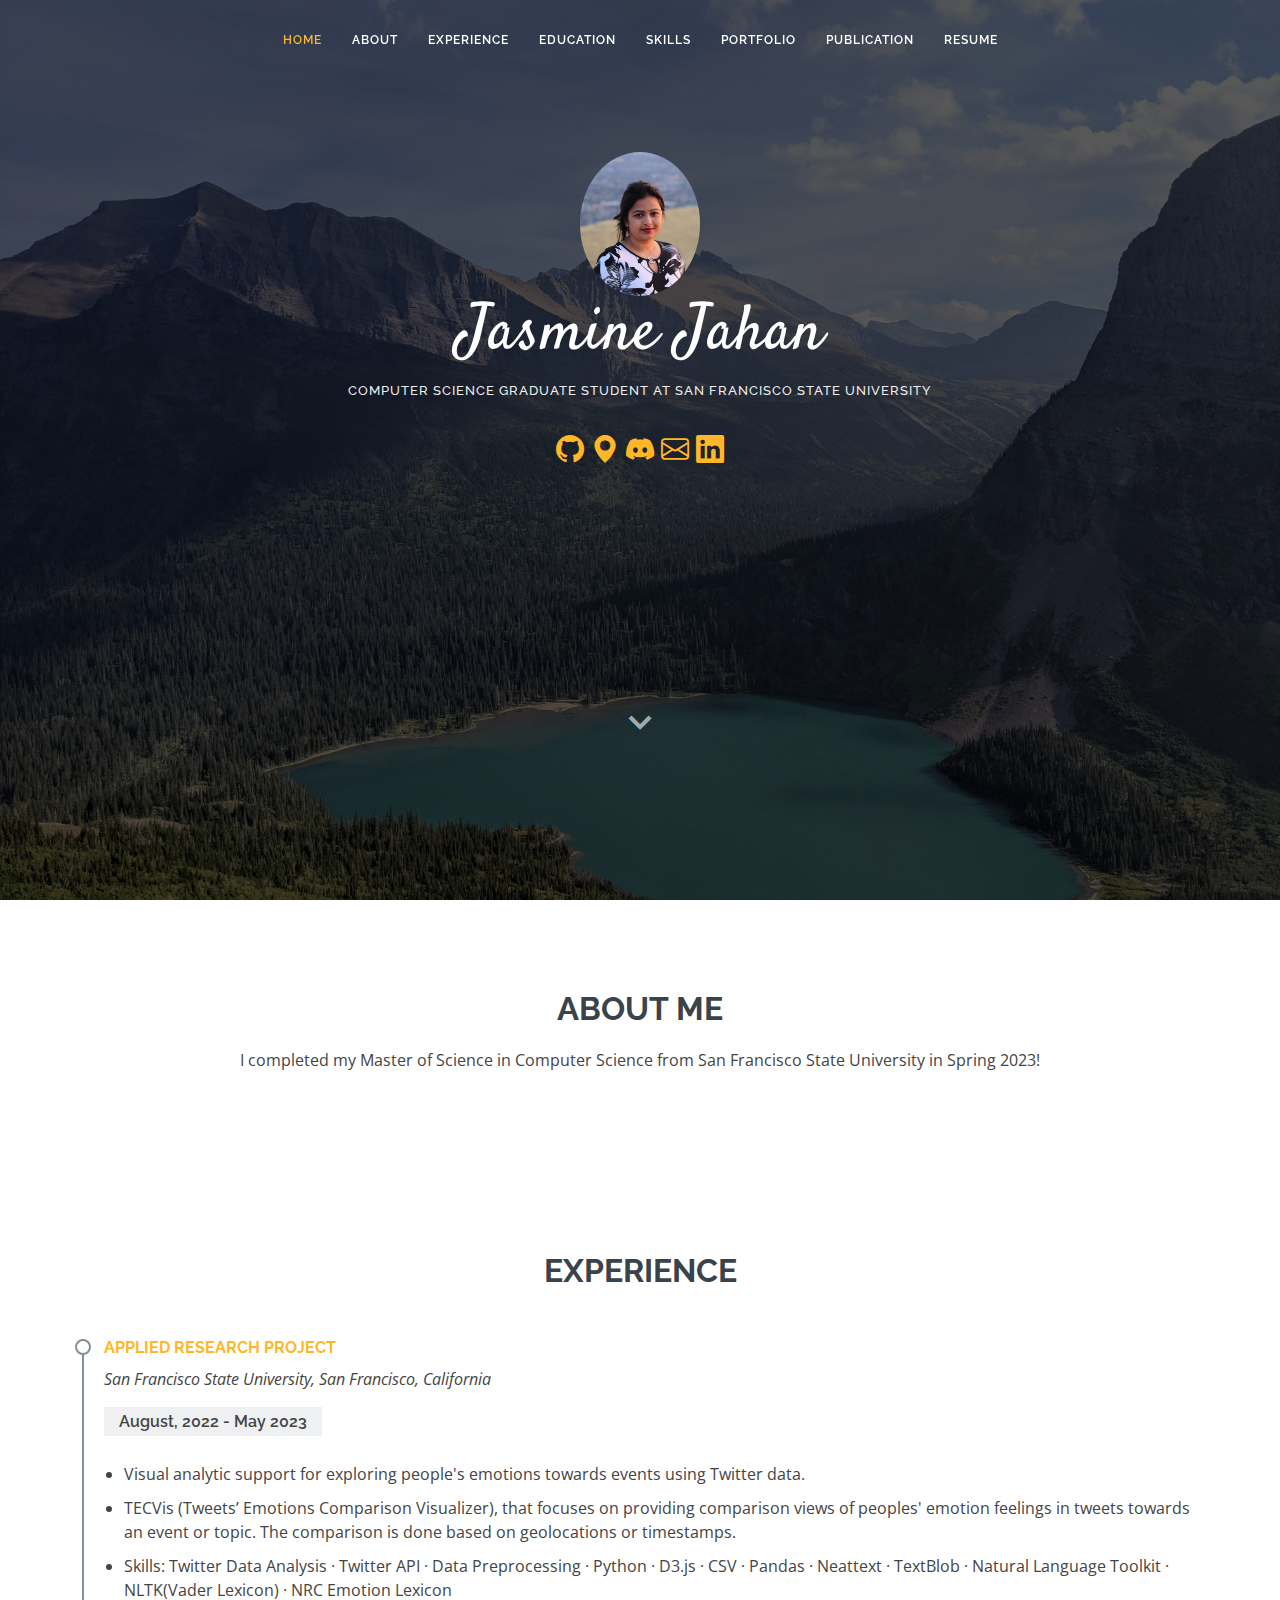
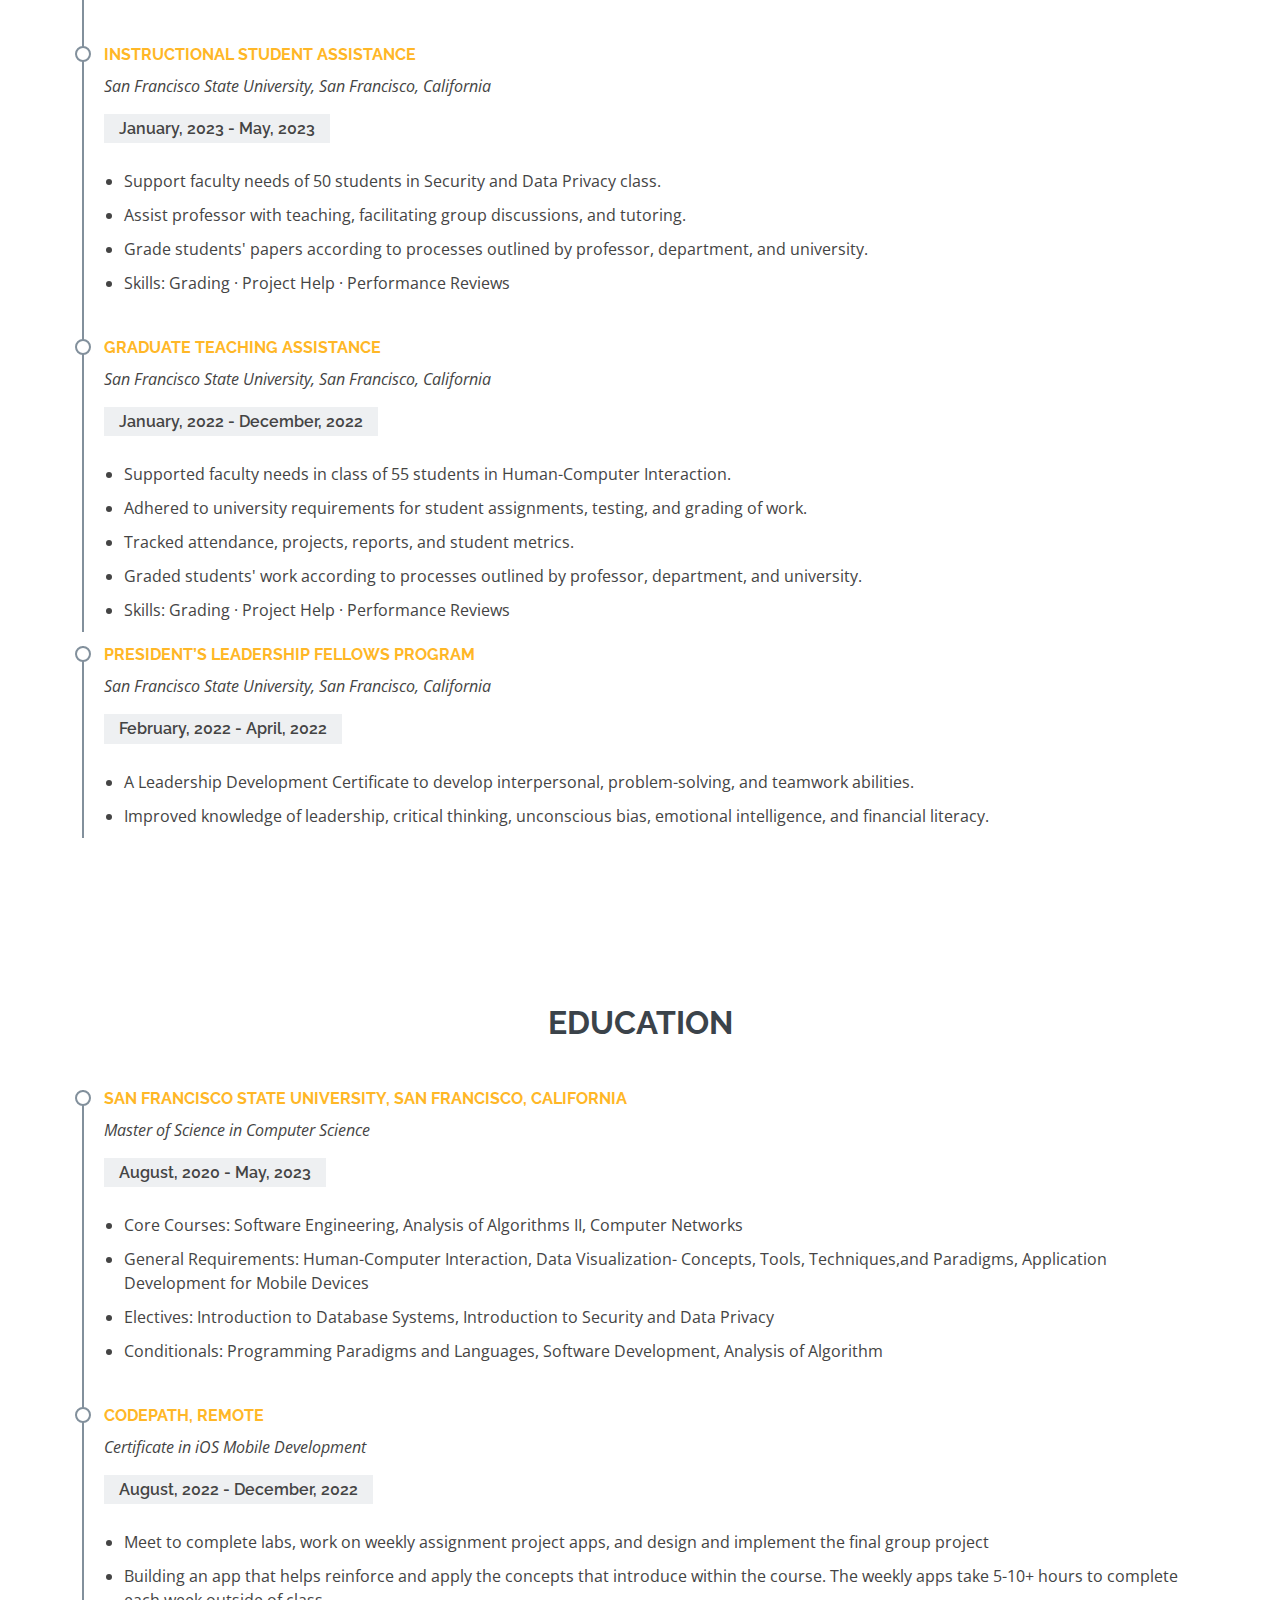
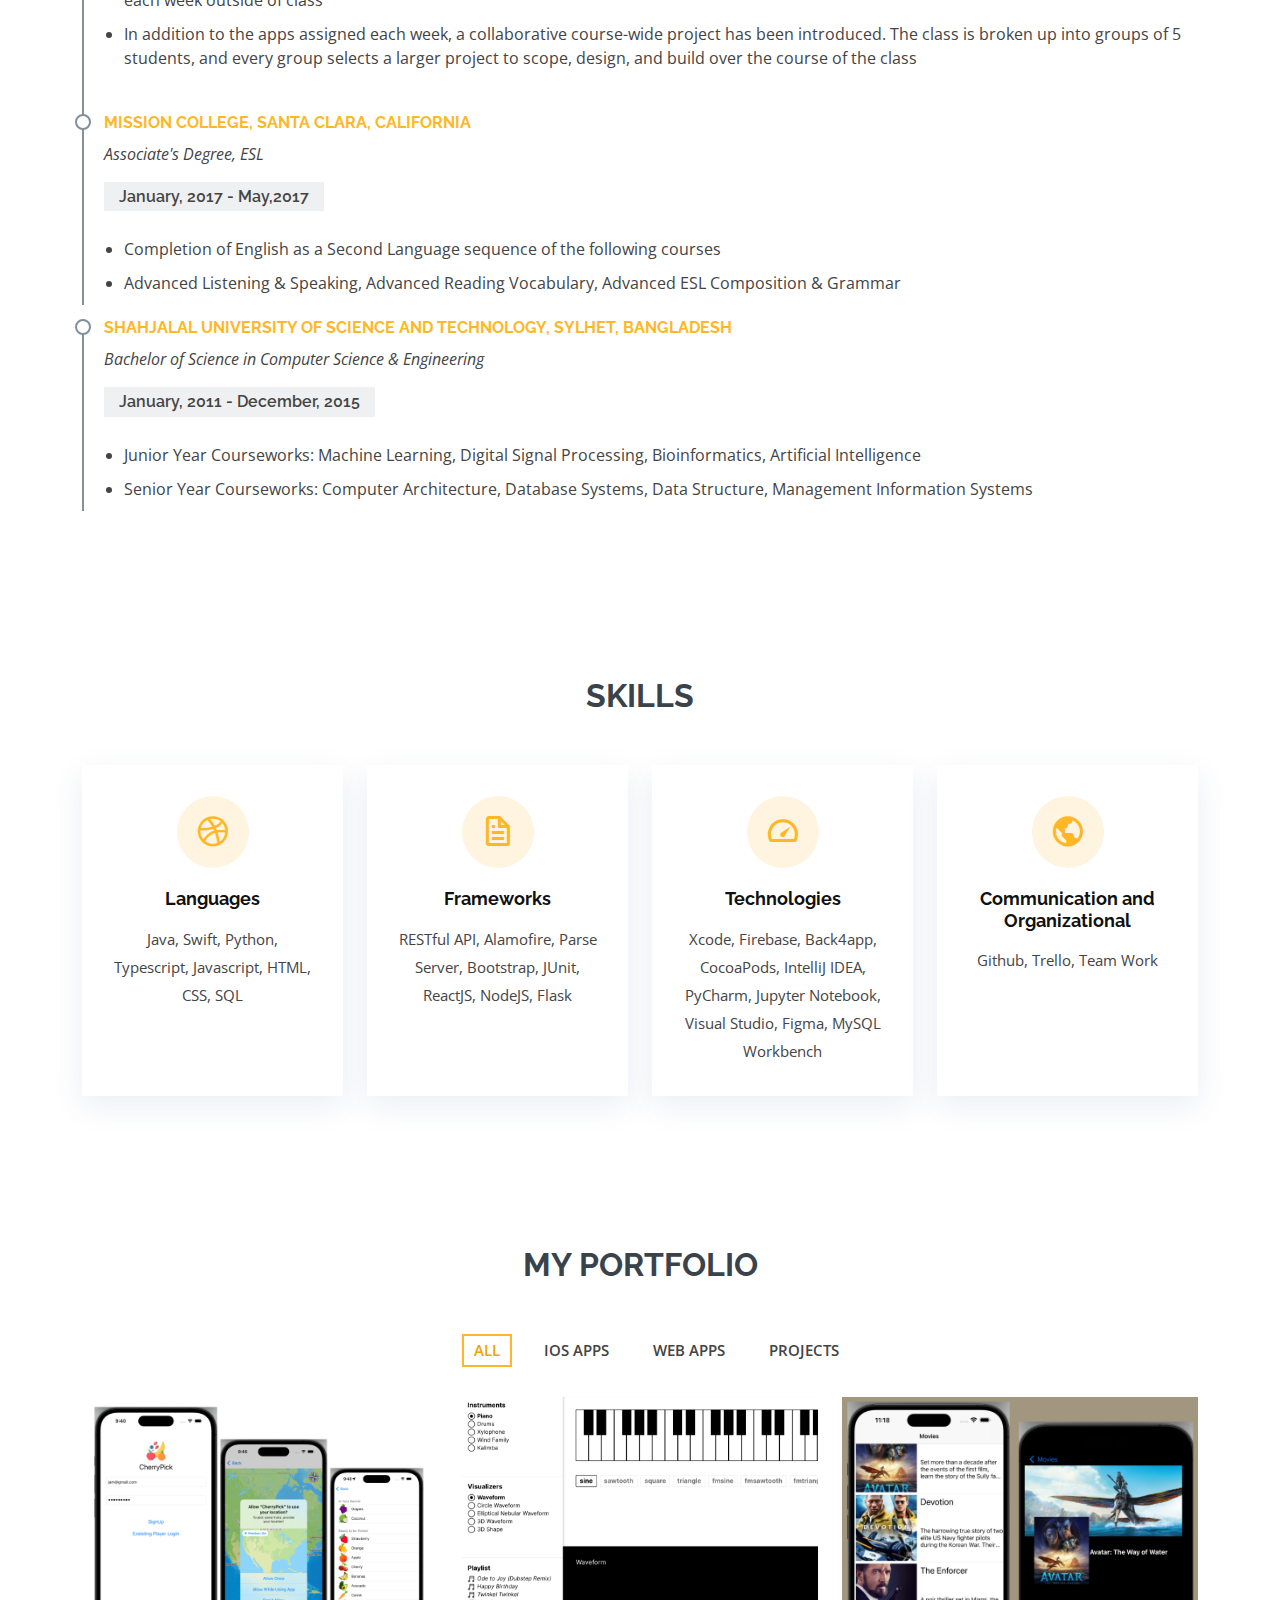
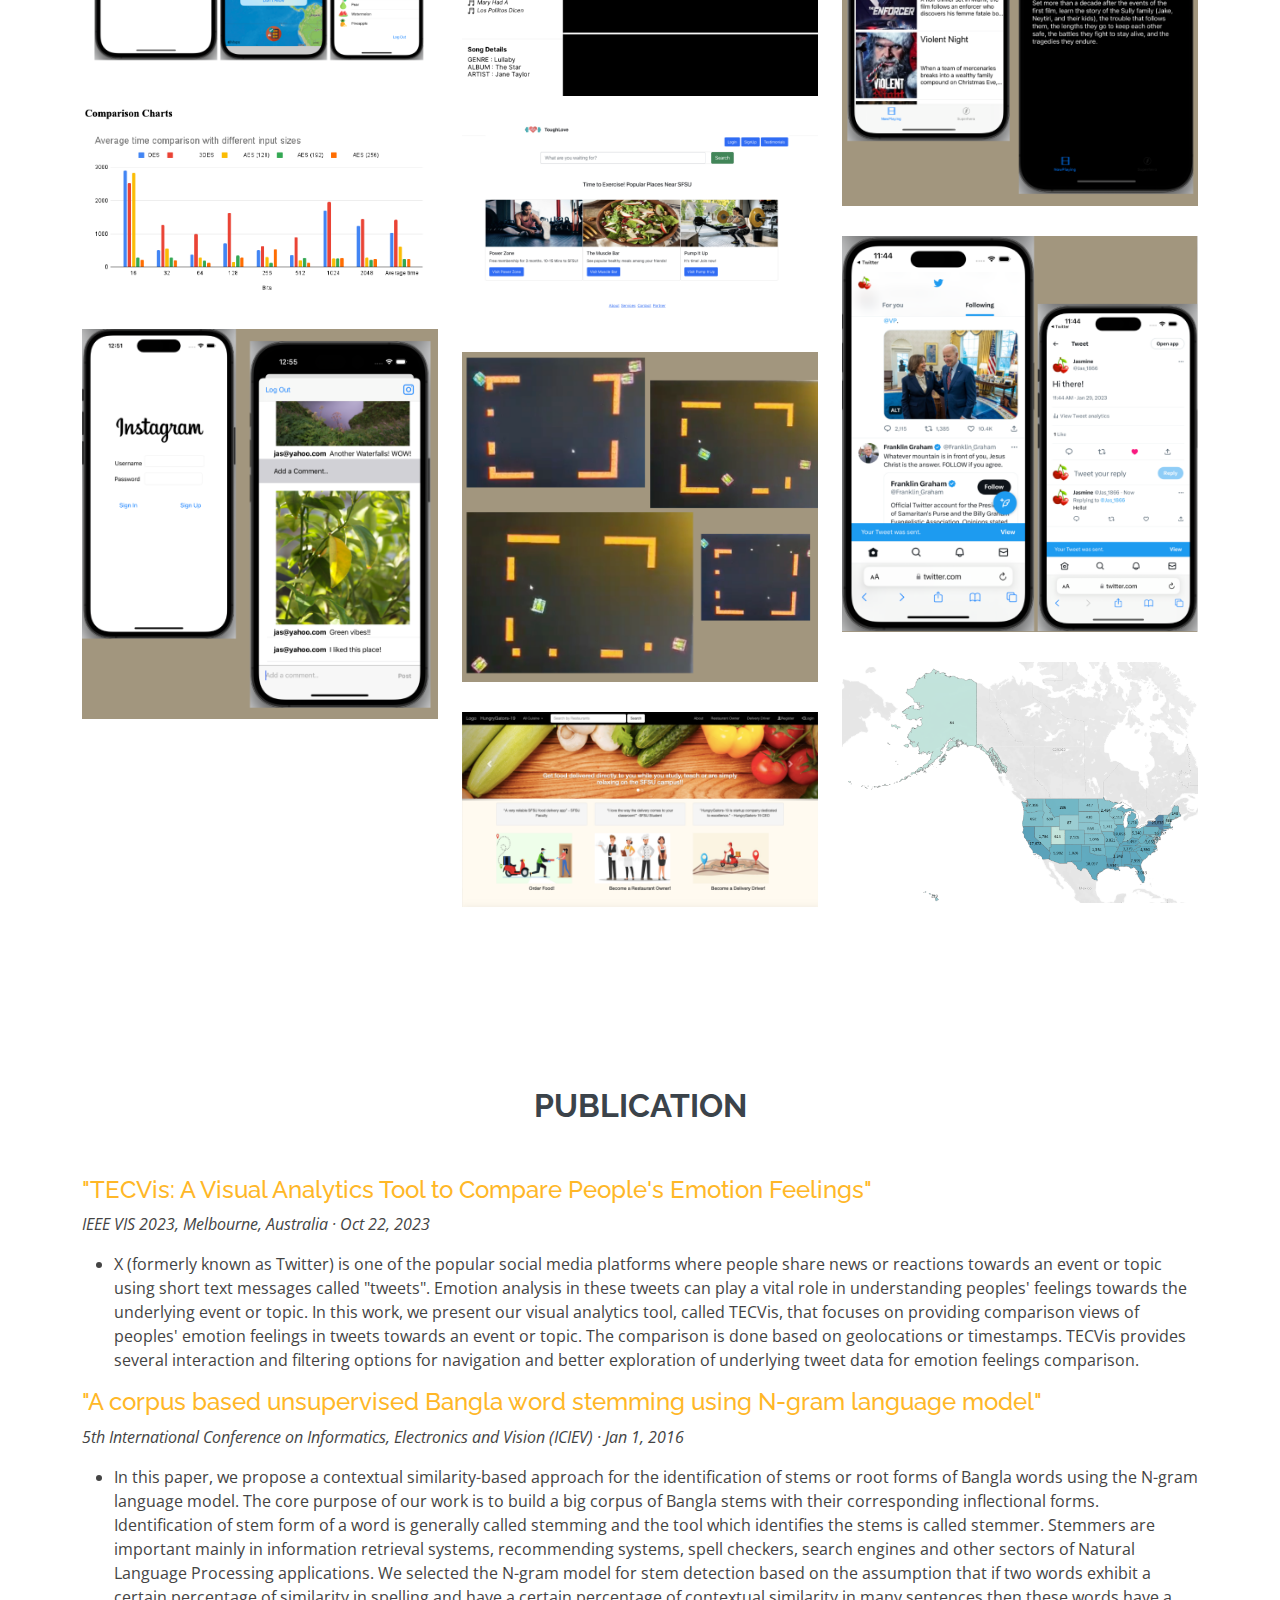
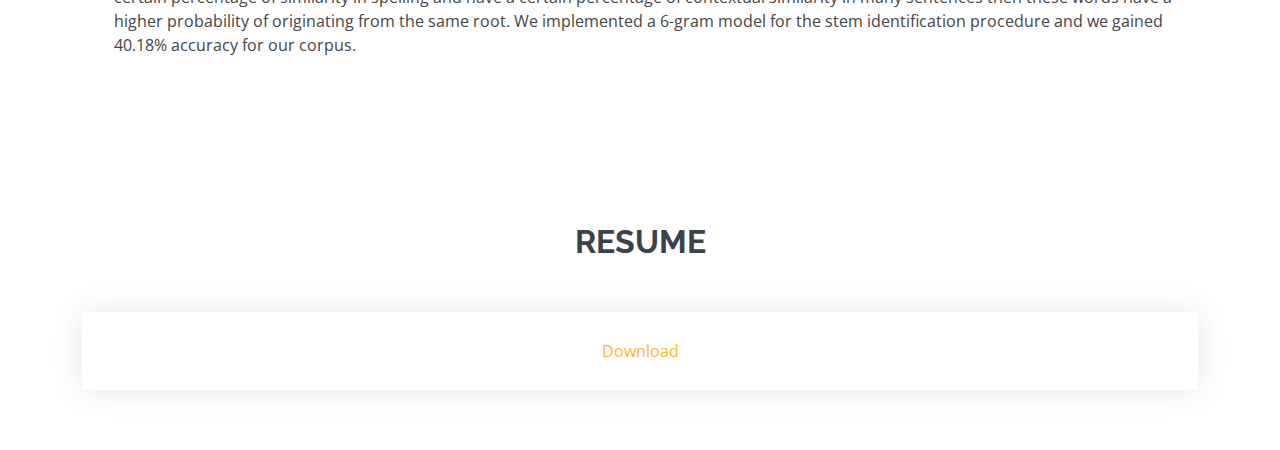
<file: index.html>
<!DOCTYPE html>
<html lang="en">

<head>
  <meta charset="utf-8">
  <meta content="width=device-width, initial-scale=1.0" name="viewport">

  <title>Jasmine Jahan</title>
  <meta content="" name="description">
  <meta content="" name="keywords">

  <!-- Favicons -->
  <link href="assets/img/favicon.png" rel="icon">
  <link href="assets/img/apple-touch-icon.png" rel="apple-touch-icon">

  <!-- Google Fonts -->
  <link href="https://fonts.googleapis.com/css?family=Open+Sans:300,300i,400,400i,600,600i,700,700i|Raleway:300,300i,400,400i,500,500i,600,600i,700,700i|Satisfy" rel="stylesheet">

  <!-- Vendor CSS Files -->
  <link href="assets/vendor/bootstrap/css/bootstrap.min.css" rel="stylesheet">
  <link href="assets/vendor/bootstrap-icons/bootstrap-icons.css" rel="stylesheet">
  <link href="assets/vendor/boxicons/css/boxicons.min.css" rel="stylesheet">
  <link href="assets/vendor/glightbox/css/glightbox.min.css" rel="stylesheet">
  <link href="assets/vendor/swiper/swiper-bundle.min.css" rel="stylesheet">

  <!-- Template Main CSS File -->
  <link href="assets/css/style.css" rel="stylesheet">
</head>

<body>

  <!-- ======= Header ======= -->
  <header id="header" class="fixed-top d-flex justify-content-center align-items-center header-transparent">

    <nav id="navbar" class="navbar">
      <ul>
        <li><a class="nav-link scrollto active" href="#hero">Home</a></li>
        <li><a class="nav-link scrollto" href="#about">About</a></li>
        <li><a class="nav-link scrollto" href="#experience">Experience</a></li>
        <li><a class="nav-link scrollto" href="#resume">Education</a></li>
        <li><a class="nav-link scrollto" href="#services">Skills</a></li>
        <li><a class="nav-link scrollto " href="#portfolio">Portfolio</a></li>
        <li><a class="nav-link scrollto" href="#contact">Publication</a></li>
        <li><a class="nav-link scrollto" href="#contact">Resume</a></li>
      </ul>
      <i class="bi bi-list mobile-nav-toggle"></i>
    </nav>

  </header><!-- End Header -->

  <!-- ======= Hero Section ======= -->
  <section id="hero">
    <div class="hero-container">
      <img src="assets/img/profile-img.png" width="120" height="80" alt="Broken" class="img-fluid rounded-circle">
      <h1>Jasmine Jahan</h1>
      <h2>Computer Science Graduate Student at San Francisco State University</h2> 

      <div class="child">  </div>
     
      <h3> <div class="col-md-12">
        <div class="hero-container">
          <div class="social-links">
            <a href="https://github.com/jasjahan" class="github"><i class="bi bi-github"></i></a>
            <a href="https://goo.gl/maps/Nom6Bp3WjJCZxcpq8" class="facebook"><i class="bi bi-geo-alt-fill"></i></a>
            <a href="https://discordapp.com/users/746533830390972438" class="instagram"><i class="bi bi-discord"></i></a>
            <a href= "mailto:jammy.sust@gmail.com?" class="google-plus"><i class="bi bi-envelope"></i></a>
            <a href="https://www.linkedin.com/in/jas-jahan/" class="linkedin"><i class="bi bi-linkedin"></i></a>
          </div>
        </div>
      </div></h3>
      <div class="childhome">  </div>

      <a href="#about" class="btn-scroll scrollto" title="Scroll Down"><i class="bx bx-chevron-down"></i></a>
    </div>
  </section><!-- End Hero -->


  <main id="main">

    <!-- ======= About Me Section ======= -->
    <section id="about" class="about">
      <div class="container">

        <div class="section-title">
          <h2>About Me</h2>
          <p>I completed my Master of Science in Computer Science from San Francisco State University in Spring 2023!</p>
        </div>

        <div class="row">
          <div class="col-lg-8 d-flex flex-column align-items-stretch">
            <div class="content ps-lg-4 d-flex flex-column justify-content-center"></div>
          </div>
        </div>

      </div>
    </section>

    <!-- ======= Experience Section ======= -->
    <section id="experience" class="resume">
      <div class="container">

        <div class="section-title">
          <h2>Experience</h2>
        </div>  
          <div class="col">
            <div class="resume-item">
              <h4>Applied Research Project</h4>
              <p><em>San Francisco State University, San Francisco, California</em></p>
              <h5>August, 2022 - May 2023</h5>              
              <p>
              <ul>
                <li>Visual analytic support for exploring people's emotions towards events using Twitter data.</li>
                <li>TECVis (Tweets’ Emotions Comparison Visualizer), that focuses on providing comparison views of peoples' emotion feelings in tweets towards an event or topic. The comparison is done based on geolocations or timestamps.</li>
                <li>Skills: Twitter Data Analysis · Twitter API · Data Preprocessing · Python · D3.js · CSV · Pandas · Neattext · TextBlob · Natural Language Toolkit · NLTK(Vader Lexicon) · NRC Emotion Lexicon</li>
              </ul>
              </p>
            </div>

            <div class="resume-item">
              <h4>Instructional Student Assistance</h4>
              <p><em>San Francisco State University, San Francisco, California</em></p>
              <h5>January, 2023 - May, 2023</h5>
              <p>
              <ul>
                <li>Support faculty needs of 50 students in Security and Data Privacy class.</li>
                <li>Assist professor with teaching, facilitating group discussions, and tutoring.</li>     
                <li>Grade students' papers according to processes outlined by professor, department, and university.</li>
                <li>Skills: Grading · Project Help · Performance Reviews</li>
              </ul>
              </p>
            </div>

            <div class="resume-item">
              <h4>Graduate Teaching Assistance</h4>
              <p><em>San Francisco State University, San Francisco, California</em></p>
              <h5>January, 2022 - December, 2022</h5>
              <p>
              <ul>
                <li>Supported faculty needs in class of 55 students in Human-Computer Interaction.</li>
                <li>Adhered to university requirements for student assignments, testing, and grading of work.</li>
                <li>Tracked attendance, projects, reports, and student metrics.</li>
                <li>Graded students' work according to processes outlined by professor, department, and university.</li>
                <li>Skills: Grading · Project Help · Performance Reviews</li>
              </ul>
              </p>
            </div>

          </div>  
            <div class="resume-item">
              <h4>President’s Leadership Fellows Program</h4>
              <p><em>San Francisco State University, San Francisco, California</em></p>
              <h5>February, 2022 - April, 2022</h5>
              <p>
              <ul>
                <li>A Leadership Development Certificate to develop interpersonal, problem-solving, and teamwork abilities.</li>
                <li>Improved knowledge of leadership, critical thinking, unconscious bias, emotional intelligence, and financial literacy.</li>
              </ul>
              </p>
          </div>

      </div>
    </section>


    <!-- ======= Education Section ======= -->
    <section id="resume" class="resume">
      <div class="container">

        <div class="section-title">
          <h2>Education</h2>
        </div>

        
          <div class="col">
            <div class="resume-item">
              <h4>San Francisco State University, San Francisco, California</h4>
              <p><em>Master of Science in Computer Science</em></p>
              <h5>August, 2020 - May, 2023</h5>              
              <p>
              <ul>
                <li>Core Courses: Software Engineering, Analysis of Algorithms II, Computer Networks</li>
                <li>General Requirements: Human-Computer Interaction, Data Visualization- Concepts, Tools, Techniques,and Paradigms, Application Development for Mobile Devices</li>
                <li>Electives: Introduction to Database Systems, Introduction to Security and Data Privacy</li>
                <li>Conditionals: Programming Paradigms and Languages, Software Development, Analysis of Algorithm</li>
              </ul>
              </p>
            </div>

            <div class="resume-item">
              <h4>CodePath, Remote</h4>
              <p><em>Certificate in iOS Mobile Development</em></p>
              <h5>August, 2022 - December, 2022</h5>
              <p>
              <ul>
                <li>Meet to complete labs, work on weekly assignment project apps, and design and implement the final group project</li>
                <li>Building an app that helps reinforce and apply the concepts that introduce within the course. The weekly apps take 5-10+ hours to complete each week outside of class</li>
                <li>In addition to the apps assigned each week, a collaborative course-wide project has been introduced. The class is broken up into groups of 5 students, and every group selects a larger project to scope, design, and build over the course of the class</li>
              </ul>
              </p>
            </div>

            <div class="resume-item">
              <h4>Mission College, Santa Clara, California</h4>
              <p><em>Associate's Degree, ESL</em></p>
              <h5>January, 2017 - May,2017</h5>
              <p>
              <ul>
                <li>Completion of English as a Second Language sequence of the following courses</li>
                <li>Advanced Listening & Speaking, Advanced Reading Vocabulary, Advanced ESL Composition & Grammar</li>
              </ul>
              </p>
            </div>
          </div>
          
          <div class="resume-item">
              <h4>Shahjalal University of Science and Technology, Sylhet, Bangladesh</h4>
              <p><em>Bachelor of Science in Computer Science & Engineering</em></p>
              <h5>January, 2011 - December, 2015</h5>
              <p>
              <ul>
                <li>Junior Year Courseworks: Machine Learning, Digital Signal Processing, Bioinformatics, Artificial Intelligence</li>
                <li>Senior Year Courseworks: Computer Architecture, Database Systems, Data Structure, Management Information Systems</li>
              </ul>
              </p>
          </div>
      </div>
    </section>


    <!-- ======= Skills Section ======= -->
    <section id="services" class="services">
      <div class="container">

        <div class="section-title">
          <h2>Skills</h2>
        </div>

        <div class="row">
          <div class="col-md-6 col-lg-3 d-flex align-items-stretch mb-5 mb-lg-0">
            <div class="icon-box">
              <div class="icon"><i class="bx bxl-dribbble"></i></div>
              <h4 class="title"><a href="">Languages</a></h4>
              <p class="description">Java, Swift, Python, Typescript, Javascript, HTML, CSS, SQL </p>
            </div>
          </div>

          <div class="col-md-6 col-lg-3 d-flex align-items-stretch mb-5 mb-lg-0">
            <div class="icon-box">
              <div class="icon"><i class="bx bx-file"></i></div>
              <h4 class="title"><a href="">Frameworks</a></h4>
              <p class="description">RESTful API, Alamofire, Parse Server, Bootstrap, JUnit, ReactJS, NodeJS, Flask</p>
            </div>
          </div>

          <div class="col-md-6 col-lg-3 d-flex align-items-stretch mb-5 mb-lg-0">
            <div class="icon-box">
              <div class="icon"><i class="bx bx-tachometer"></i></div>
              <h4 class="title"><a href="">Technologies</a></h4>
              <p class="description">Xcode, Firebase, Back4app, CocoaPods, IntelliJ IDEA, PyCharm, Jupyter Notebook, Visual Studio, Figma, MySQL Workbench</p>
            </div>
          </div>

          <div class="col-md-6 col-lg-3 d-flex align-items-stretch mb-5 mb-lg-0">
            <div class="icon-box">
              <div class="icon"><i class="bx bx-world"></i></div>
              <h4 class="title"><a href="">Communication and Organizational</a></h4>
              <p class="description">Github, Trello, Team Work</p>
            </div>
          </div>

        </div>

      </div>
    </section>


    <!-- ======= My Portfolio Section ======= -->
    <section id="portfolio" class="portfolio">
      <div class="container">

        <div class="section-title">
          <h2>My Portfolio</h2>
        </div>

        <ul id="portfolio-flters" class="d-flex justify-content-center">
          <li data-filter="*" class="filter-active">All</li>
          <li data-filter=".filter-app">iOS Apps</li>
          <li data-filter=".filter-web">Web Apps</li>
          <li data-filter=".filter-card">Projects</li>
        </ul>

        <div class="row portfolio-container">

          <div class="col-lg-4 col-md-6 portfolio-item filter-app">
            <div class="portfolio-img"><img src="assets/img/portfolio/portfolio-1.jpg" class="img-fluid" alt=""></div>
            <div class="portfolio-info">
              <h4>Cherry Pick</h4>
              <p>iOS App</p>
              <a href="assets/img/portfolio/portfolio-1.jpg" data-gallery="portfolioGallery" class="portfolio-lightbox preview-link" title="Cherry Pick"><i class="bx bx-plus"></i></a>
              <a href="portfolio-details-pick.html" class="details-link" title="More Details"><i class="bx bx-link"></i></a>
            </div>
          </div>

          <div class="col-lg-4 col-md-6 portfolio-item filter-web">
            <div class="portfolio-img"><img src="assets/img/portfolio/portfolio-2.jpg" class="img-fluid" alt=""></div>
            <div class="portfolio-info">
              <h4>LamdbaVibe</h4>
              <p>Web App</p>
              <a href="assets/img/portfolio/portfolio-2.jpg" data-gallery="portfolioGallery" class="portfolio-lightbox preview-link" title="LamdbaVibe"><i class="bx bx-plus"></i></a>
              <a href="portfolio-details-lambda.html" class="details-link" title="More Details"><i class="bx bx-link"></i></a>
            </div>
          </div>

          <div class="col-lg-4 col-md-6 portfolio-item filter-app">
            <div class="portfolio-img"><img src="assets/img/portfolio/portfolio-3.jpg" class="img-fluid" alt=""></div>
            <div class="portfolio-info">
              <h4>Flix</h4>
              <p>iOS App</p>
              <a href="assets/img/portfolio/portfolio-3.jpg" data-gallery="portfolioGallery" class="portfolio-lightbox preview-link" title="Flix"><i class="bx bx-plus"></i></a>
              <a href="portfolio-details-flix.html" class="details-link" title="More Details"><i class="bx bx-link"></i></a>
            </div>
          </div>

          <div class="col-lg-4 col-md-6 portfolio-item filter-card">
            <div class="portfolio-img"><img src="assets/img/portfolio/portfolio-4.jpg" class="img-fluid" alt=""></div>
            <div class="portfolio-info">
              <h4>DES, 3DES and AES Algorithm</h4>
              <p>Analysis of Encryption and Decryption</p>
              <a href="assets/img/portfolio/portfolio-4.jpg" data-gallery="portfolioGallery" class="portfolio-lightbox preview-link" title="DES, 3DES and AES Algorithm"><i class="bx bx-plus"></i></a>
              <a href="portfolio-details-des.html" class="details-link" title="More Details"><i class="bx bx-link"></i></a>
            </div>
          </div>

          <div class="col-lg-4 col-md-6 portfolio-item filter-web">
            <div class="portfolio-img"><img src="assets/img/portfolio/portfolio-5.jpg" class="img-fluid" alt=""></div>
            <div class="portfolio-info">
              <h4>ToughLove</h4>
              <p>Web App</p>
              <a href="assets/img/portfolio/portfolio-5.jpg" data-gallery="portfolioGallery" class="portfolio-lightbox preview-link" title="ToughLove"><i class="bx bx-plus"></i></a>
              <a href="portfolio-details-tough.html" class="details-link" title="More Details"><i class="bx bx-link"></i></a>
            </div>
          </div>

          <div class="col-lg-4 col-md-6 portfolio-item filter-app">
            <div class="portfolio-img"><img src="assets/img/portfolio/portfolio-6.jpg" class="img-fluid" alt=""></div>
            <div class="portfolio-info">
              <h4>Twitter Clone</h4>
              <p>iOS App</p>
              <a href="assets/img/portfolio/portfolio-6.jpg" data-gallery="portfolioGallery" class="portfolio-lightbox preview-link" title="Twitter Clone"><i class="bx bx-plus"></i></a>
              <a href="portfolio-details-twitter.html" class="details-link" title="More Details"><i class="bx bx-link"></i></a>
            </div>
          </div>

          <div class="col-lg-4 col-md-6 portfolio-item filter-app">
            <div class="portfolio-img"><img src="assets/img/portfolio/portfolio-10.jpg" class="img-fluid" alt=""></div>
            <div class="portfolio-info">
              <h4>Parstagram</h4>
              <p>iOS App</p>
              <a href="assets/img/portfolio/portfolio-10.jpg" data-gallery="portfolioGallery" class="portfolio-lightbox preview-link" title="Parstagram"><i class="bx bx-plus"></i></a>
              <a href="portfolio-details-Instagram.html" class="details-link" title="More Details"><i class="bx bx-link"></i></a>
            </div>
          </div>

          <div class="col-lg-4 col-md-6 portfolio-item filter-card">
            <div class="portfolio-img"><img src="assets/img/portfolio/portfolio-7.jpg" class="img-fluid" alt=""></div>
            <div class="portfolio-info">
              <h4>Tank Game</h4>
              <p>Viceo Game</p>
              <a href="assets/img/portfolio/portfolio-7.jpg" data-gallery="portfolioGallery" class="portfolio-lightbox preview-link" title="Tank Gam1"><i class="bx bx-plus"></i></a>
              <a href="portfolio-details-tank.html" class="details-link" title="More Details"><i class="bx bx-link"></i></a>
            </div>
          </div>

          <div class="col-lg-4 col-md-6 portfolio-item filter-card">
            <div class="portfolio-img"><img src="assets/img/portfolio/portfolio-8.jpg" class="img-fluid" alt=""></div>
            <div class="portfolio-info">
              <h4>COVID-19 Data Analysis</h4>
              <p>Data Visualization</p>
              <a href="assets/img/portfolio/portfolio-8.jpg" data-gallery="portfolioGallery" class="portfolio-lightbox preview-link" title="COVID-19 Data Analysis"><i class="bx bx-plus"></i></a>
              <a href="portfolio-details-covid.html" class="details-link" title="More Details"><i class="bx bx-link"></i></a>
            </div>
          </div>

          <div class="col-lg-4 col-md-6 portfolio-item filter-web">
            <div class="portfolio-img"><img src="assets/img/portfolio/portfolio-hug-1.jpg" class="img-fluid" alt=""></div>
            <div class="portfolio-info">
              <h4>HungryGators-19</h4>
              <p>Web App</p>
              <a href="assets/img/portfolio/portfolio-9.jpg" data-gallery="portfolioGallery" class="portfolio-lightbox preview-link" title="HungryGators-19"><i class="bx bx-plus"></i></a>
              <a href="portfolio-details-hungry.html" class="details-link" title="More Details"><i class="bx bx-link"></i></a>
            </div>
          </div>

        </div>

      </div>
    </section>
   

<!-- ======= Publication Section ======= -->    
    <section id="about" class="about">
          <div class="container">

          <div class="section-title">
            <h2>Publication</h2>
          </div>  

            <div class="col">
              <div class="resume-item">
                <h4><a href="https://arxiv.org/abs/2309.04722">"TECVis: A Visual Analytics Tool to Compare People's Emotion Feelings"</a></h4>
                <p><em>IEEE VIS 2023, Melbourne, Australia · Oct 22, 2023</em></p>
                <p>
                  <ul>
                    <li>X (formerly known as Twitter) is one of the popular social media platforms where people share news or reactions towards an event or topic using short text messages called "tweets". Emotion analysis in these tweets can play a vital role in understanding peoples' feelings towards the underlying event or topic. In this work, we present our visual analytics tool, called TECVis, that focuses on providing comparison views of peoples' emotion feelings in tweets towards an event or topic. The comparison is done based on geolocations or timestamps. TECVis provides several interaction and filtering options for navigation and better exploration of underlying tweet data for emotion feelings comparison.</li>
                  </ul>
                </p>
              </div>
          </div>
          
          <div class="col">
            <div class="resume-item">
              <h4><a href="https://ieeexplore.ieee.org/document/7760117">"A corpus based unsupervised Bangla word stemming using N-gram language model"</a></h4>
              <p><em>5th International Conference on Informatics, Electronics and Vision (ICIEV) · Jan 1, 2016</em></p>
              <p>
                <ul>
                  <li>In this paper, we propose a contextual similarity-based approach for the identification of stems or root forms of Bangla words using the N-gram language model. The core purpose of our work is to build a big corpus of Bangla stems with their corresponding inflectional forms. Identification of stem form of a word is generally called stemming and the tool which identifies the stems is called stemmer. Stemmers are important mainly in information retrieval systems, recommending systems, spell checkers, search engines and other sectors of Natural Language Processing applications. We selected the N-gram model for stem detection based on the assumption that if two words exhibit a certain percentage of similarity in spelling and have a certain percentage of contextual similarity in many sentences then these words have a higher probability of originating from the same root. We implemented a 6-gram model for the stem identification procedure and we gained 40.18% accuracy for our corpus.</li>
                </ul>
              </p>
            </div>
        </div>
        </div>
    </section>
  

    <!-- ======= Resume Section ======= -->
    <section id="contact" class="contact">
      <div class="container">

        <div class="section-title">
         
          <h2>Resume</h2>
        </div>

        <div class="row">
          <div class="center">
            <form action="forms/contact.php" method="post" role="form" class="php-email-form">
              <div class="text-center"><a href="https://drive.google.com/file/d/12ZahzNZE-Ms1xGcMsKpPsQhbgiwZZIMJ/view?usp=sharing" download>Download</button></div>
            </form>
          </div>

        </div>

      </div>
    </section>

  </main><!-- End #main -->


  <a href="#" class="back-to-top d-flex align-items-center justify-content-center"><i class="bi bi-arrow-up-short"></i></a>

  <!-- Vendor JS Files -->
  <script src="assets/vendor/purecounter/purecounter_vanilla.js"></script>
  <script src="assets/vendor/bootstrap/js/bootstrap.bundle.min.js"></script>
  <script src="assets/vendor/glightbox/js/glightbox.min.js"></script>
  <script src="assets/vendor/isotope-layout/isotope.pkgd.min.js"></script>
  <script src="assets/vendor/swiper/swiper-bundle.min.js"></script>
  <script src="assets/vendor/waypoints/noframework.waypoints.js"></script>
  <script src="assets/vendor/php-email-form/validate.js"></script>

  <!-- Template Main JS File -->
  <script src="assets/js/main.js"></script>

</body>

</html>
</file>
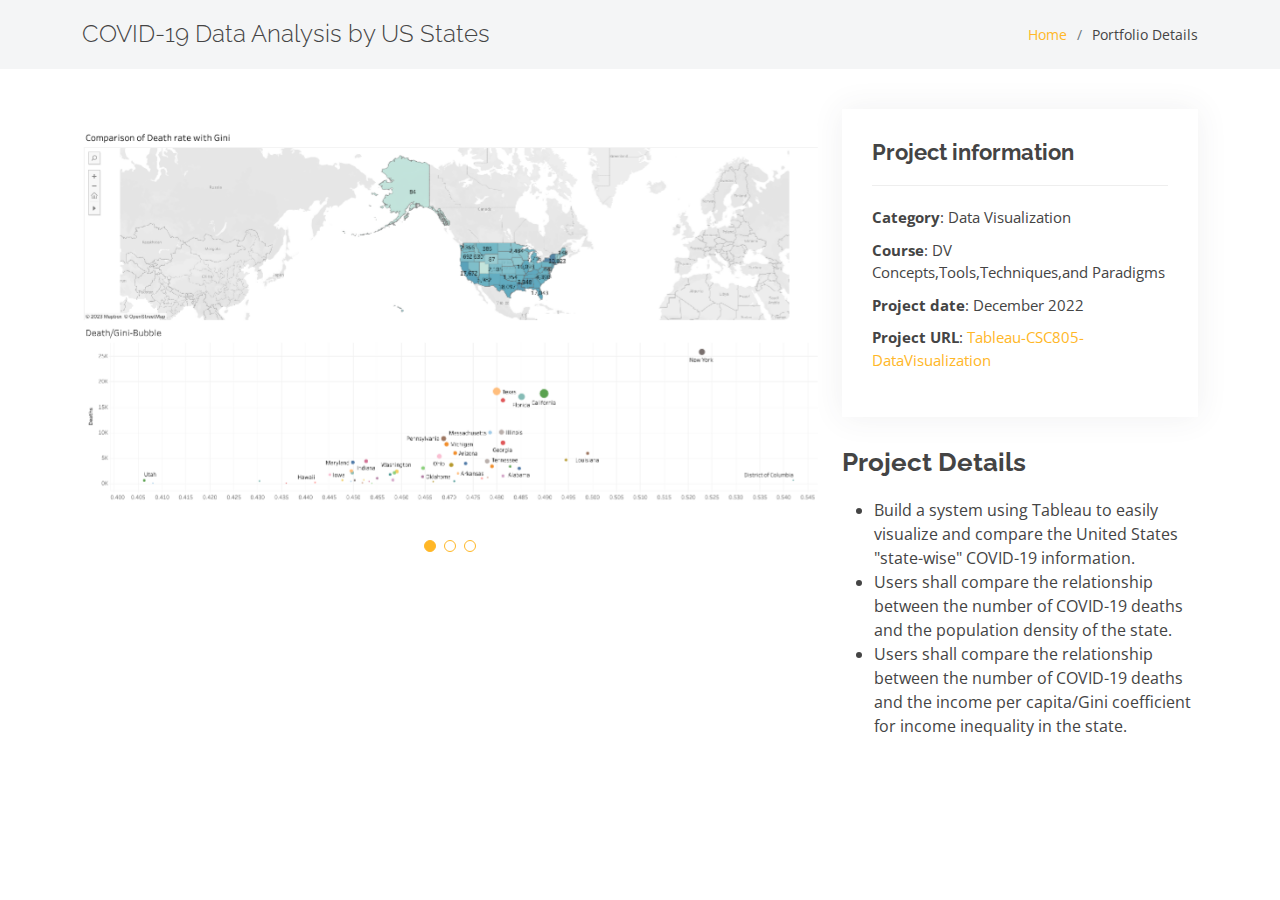
<file: portfolio-details-covid.html>
<!DOCTYPE html>
<html lang="en">

<head>
  <meta charset="utf-8">
  <meta content="width=device-width, initial-scale=1.0" name="viewport">

  <title>Jasmine Jahan</title>
  <meta content="" name="description">
  <meta content="" name="keywords">

  <!-- Favicons -->
  <link href="assets/img/favicon.png" rel="icon">
  <link href="assets/img/apple-touch-icon.png" rel="apple-touch-icon">

  <!-- Google Fonts -->
  <link href="https://fonts.googleapis.com/css?family=Open+Sans:300,300i,400,400i,600,600i,700,700i|Raleway:300,300i,400,400i,500,500i,600,600i,700,700i|Satisfy" rel="stylesheet">

  <!-- Vendor CSS Files -->
  <link href="assets/vendor/bootstrap/css/bootstrap.min.css" rel="stylesheet">
  <link href="assets/vendor/bootstrap-icons/bootstrap-icons.css" rel="stylesheet">
  <link href="assets/vendor/boxicons/css/boxicons.min.css" rel="stylesheet">
  <link href="assets/vendor/glightbox/css/glightbox.min.css" rel="stylesheet">
  <link href="assets/vendor/swiper/swiper-bundle.min.css" rel="stylesheet">

  <!-- Template Main CSS File -->
  <link href="assets/css/style.css" rel="stylesheet">

</head>

<body>

  <main id="main">

  <!-- ======= Breadcrumbs Section ======= -->
  <section class="breadcrumbs">
    <div class="container">

      <div class="d-flex justify-content-between align-items-center">
        <h2>COVID-19 Data Analysis by US States</h2>
        <ol>
          <li><a href="index.html">Home</a></li>
          <li>Portfolio Details</li>
        </ol>          
      </div>

    </div>
  </section>

    <!-- ======= Portfolio Details Section ======= -->
    <section id="portfolio-details" class="portfolio-details">
      <div class="container">

        <div class="row gy-4">

          <div class="col-lg-8">
            <div class="portfolio-details-slider swiper">
              <div class="swiper-wrapper align-items-center">

                <div class="swiper-slide">
                  <img src="assets/img/portfolio/portfolio-cov-1.jpg" alt="">
                </div>

                <div class="swiper-slide">
                  <img src="assets/img/portfolio/portfolio-cov-2.jpg" alt="">
                </div>

                <div class="swiper-slide">
                  <img src="assets/img/portfolio/portfolio-cov-3.jpg" alt="">
                </div>

              </div>
              <div class="swiper-pagination"></div>
            </div>
          </div>

          <div class="col-lg-4">
            <div class="portfolio-info">
              <h3>Project information</h3>
              <ul>
                <li><strong>Category</strong>: Data Visualization</li>
                <li><strong>Course</strong>: DV Concepts,Tools,Techniques,and Paradigms</li>
                <li><strong>Project date</strong>: December 2022</li>
                <li><strong>Project URL</strong>: <a href="https://public.tableau.com/app/profile/christina6019/viz/Book2_16701108795410/DeathPopulationCompare">Tableau-CSC805-DataVisualization</a></li>
              </ul>
            </div>
            <div class="portfolio-description">
              <h2>Project Details</h2>
              <ul>
                <li>Build a system using Tableau to easily visualize and compare the United States "state-wise" COVID-19 information.</li>
                <li>Users shall compare the relationship between the number of COVID-19 deaths and the population density of the state.</li>
                <li>Users shall compare the relationship between the number of COVID-19 deaths and the income per capita/Gini coefficient for income inequality in the state.</li>
              </ul> 
            </div>
          </div>

        </div>

      </div>
    </section><!-- End Portfolio Details Section -->

  </main><!-- End #main -->

  <a href="#" class="back-to-top d-flex align-items-center justify-content-center"><i class="bi bi-arrow-up-short"></i></a>

  <!-- Vendor JS Files -->
  <script src="assets/vendor/purecounter/purecounter_vanilla.js"></script>
  <script src="assets/vendor/bootstrap/js/bootstrap.bundle.min.js"></script>
  <script src="assets/vendor/glightbox/js/glightbox.min.js"></script>
  <script src="assets/vendor/isotope-layout/isotope.pkgd.min.js"></script>
  <script src="assets/vendor/swiper/swiper-bundle.min.js"></script>
  <script src="assets/vendor/waypoints/noframework.waypoints.js"></script>
  <script src="assets/vendor/php-email-form/validate.js"></script>

  <!-- Template Main JS File -->
  <script src="assets/js/main.js"></script>

</body>

</html>
</file>
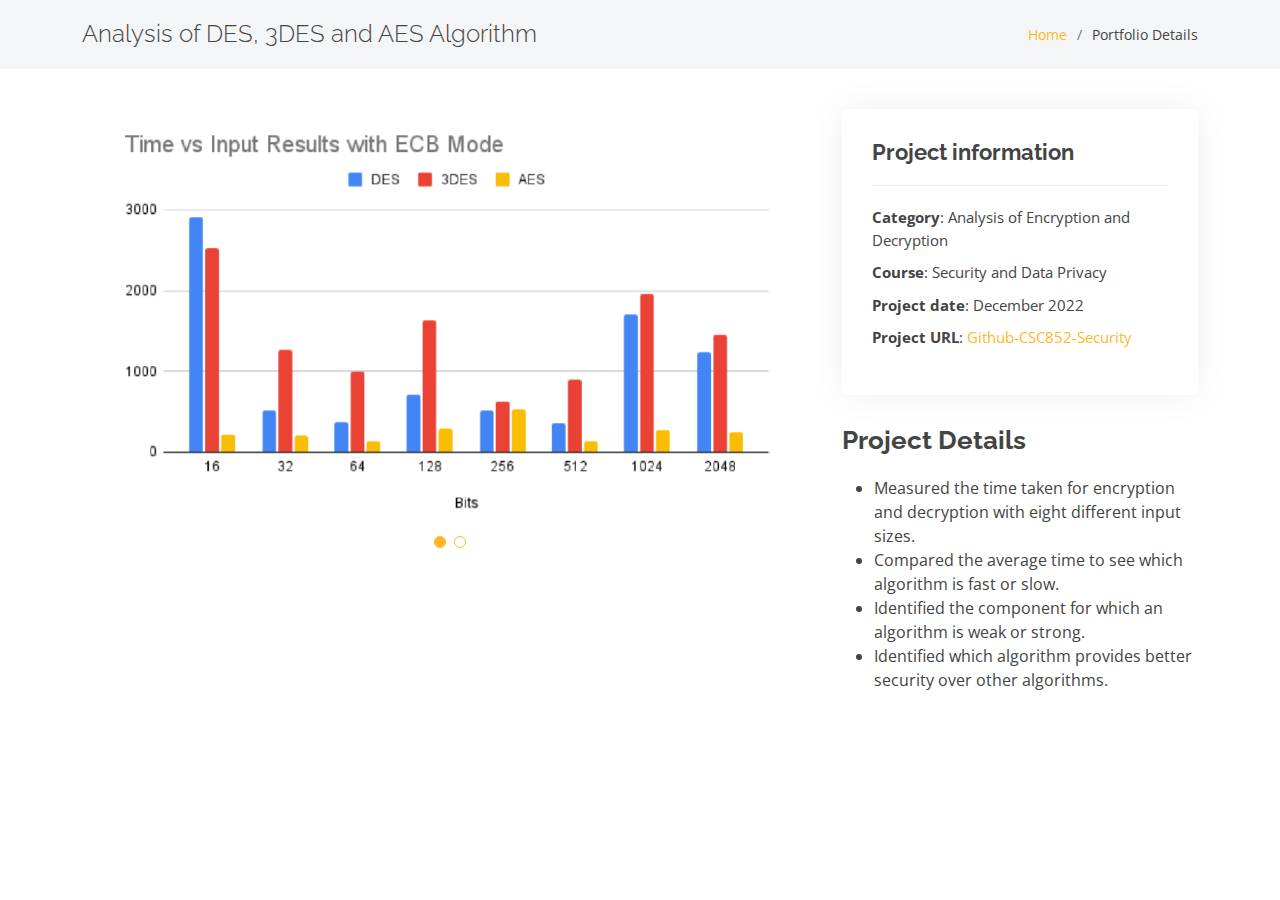
<file: portfolio-details-des.html>
<!DOCTYPE html>
<html lang="en">

<head>
  <meta charset="utf-8">
  <meta content="width=device-width, initial-scale=1.0" name="viewport">

  <title>Jasmine Jahan</title>
  <meta content="" name="description">
  <meta content="" name="keywords">

  <!-- Favicons -->
  <link href="assets/img/favicon.png" rel="icon">
  <link href="assets/img/apple-touch-icon.png" rel="apple-touch-icon">

  <!-- Google Fonts -->
  <link href="https://fonts.googleapis.com/css?family=Open+Sans:300,300i,400,400i,600,600i,700,700i|Raleway:300,300i,400,400i,500,500i,600,600i,700,700i|Satisfy" rel="stylesheet">

  <!-- Vendor CSS Files -->
  <link href="assets/vendor/bootstrap/css/bootstrap.min.css" rel="stylesheet">
  <link href="assets/vendor/bootstrap-icons/bootstrap-icons.css" rel="stylesheet">
  <link href="assets/vendor/boxicons/css/boxicons.min.css" rel="stylesheet">
  <link href="assets/vendor/glightbox/css/glightbox.min.css" rel="stylesheet">
  <link href="assets/vendor/swiper/swiper-bundle.min.css" rel="stylesheet">

  <!-- Template Main CSS File -->
  <link href="assets/css/style.css" rel="stylesheet">

</head>

<body>
  <main id="main">
    <!-- ======= Breadcrumbs Section ======= -->
    <section class="breadcrumbs">
      <div class="container">
  
        <div class="d-flex justify-content-between align-items-center">
          <h2>Analysis of DES, 3DES and AES Algorithm</h2>
          <ol>
            <li><a href="index.html">Home</a></li>
            <li>Portfolio Details</li>
          </ol>          
        </div>
  
      </div>
    </section>

    <!-- ======= Portfolio Details Section ======= -->
    <section id="portfolio-details" class="portfolio-details">
      <div class="container">

        <div class="row gy-4">

          <div class="col-lg-8">
            <div class="portfolio-details-slider swiper">
              <div class="swiper-wrapper align-items-center">

                <div class="swiper-slide">
                  <img src="assets/img/portfolio/portfolio-des-1.jpg" alt="">
                </div>

                <div class="swiper-slide">
                  <img src="assets/img/portfolio/portfolio-des-2.jpg" alt="">
                </div>

              </div>
              <div class="swiper-pagination"></div>
            </div>
          </div>

          <div class="col-lg-4">
            <div class="portfolio-info">
              <h3>Project information</h3>
              <ul>
                <li><strong>Category</strong>: Analysis of Encryption and Decryption</li>
                <li><strong>Course</strong>: Security and Data Privacy</li>
                <li><strong>Project date</strong>: December 2022</li>
                <li><strong>Project URL</strong>: <a href="https://github.com/jasjahan/CSC852-Security_and_Data_Privacy_FinalProject">Github-CSC852-Security</a></li>
              </ul>
            </div>
            <div class="portfolio-description">
              <h2>Project Details</h2>
              <ul>
                <li>Measured the time taken for encryption and decryption with eight different input sizes.</li>
                <li>Compared the average time to see which algorithm is fast or slow.</li>
                <li>Identified the component for which an algorithm is weak or strong.</li>
                <li>Identified which algorithm provides better security over other algorithms.</li>
              </ul> 
            </div>
          </div>

        </div>

      </div>
    </section><!-- End Portfolio Details Section -->

  </main><!-- End #main -->

  <a href="#" class="back-to-top d-flex align-items-center justify-content-center"><i class="bi bi-arrow-up-short"></i></a>

  <!-- Vendor JS Files -->
  <script src="assets/vendor/purecounter/purecounter_vanilla.js"></script>
  <script src="assets/vendor/bootstrap/js/bootstrap.bundle.min.js"></script>
  <script src="assets/vendor/glightbox/js/glightbox.min.js"></script>
  <script src="assets/vendor/isotope-layout/isotope.pkgd.min.js"></script>
  <script src="assets/vendor/swiper/swiper-bundle.min.js"></script>
  <script src="assets/vendor/waypoints/noframework.waypoints.js"></script>
  <script src="assets/vendor/php-email-form/validate.js"></script>

  <!-- Template Main JS File -->
  <script src="assets/js/main.js"></script>

</body>

</html>
</file>
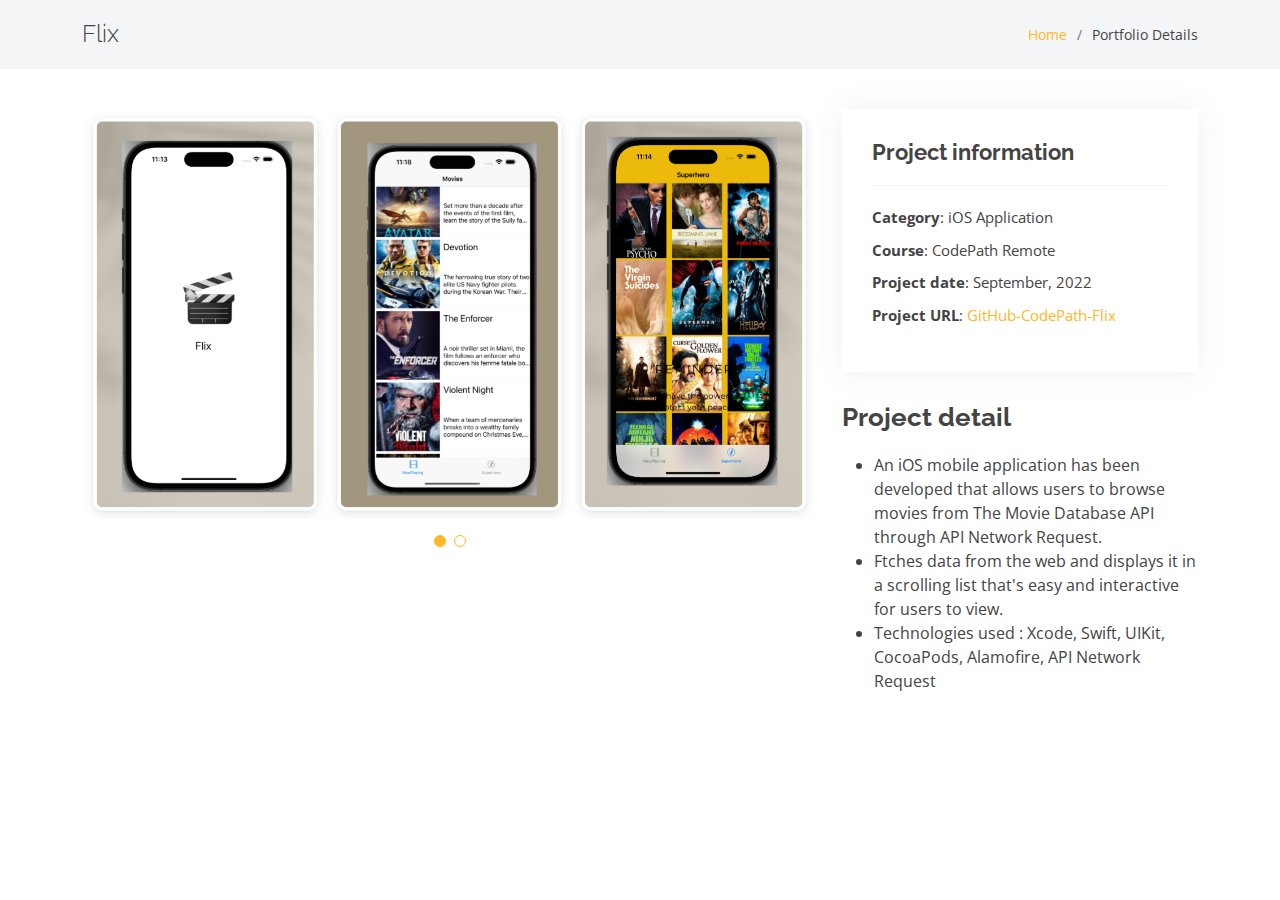
<file: portfolio-details-flix.html>
<!DOCTYPE html>
<html lang="en">

<head>
  <meta charset="utf-8">
  <meta content="width=device-width, initial-scale=1.0" name="viewport">

  <title>Jasmine Jahan</title>
  <meta content="" name="description">
  <meta content="" name="keywords">

  <!-- Favicons -->
  <link href="assets/img/favicon.png" rel="icon">
  <link href="assets/img/apple-touch-icon.png" rel="apple-touch-icon">

  <!-- Google Fonts -->
  <link href="https://fonts.googleapis.com/css?family=Open+Sans:300,300i,400,400i,600,600i,700,700i|Raleway:300,300i,400,400i,500,500i,600,600i,700,700i|Satisfy" rel="stylesheet">

  <!-- Vendor CSS Files -->
  <link href="assets/vendor/bootstrap/css/bootstrap.min.css" rel="stylesheet">
  <link href="assets/vendor/bootstrap-icons/bootstrap-icons.css" rel="stylesheet">
  <link href="assets/vendor/boxicons/css/boxicons.min.css" rel="stylesheet">
  <link href="assets/vendor/glightbox/css/glightbox.min.css" rel="stylesheet">
  <link href="assets/vendor/swiper/swiper-bundle.min.css" rel="stylesheet">

  <!-- Template Main CSS File -->
  <link href="assets/css/style.css" rel="stylesheet">

</head>

<body>
  <main id="main">
   <!-- ======= Breadcrumbs Section ======= -->
   <section class="breadcrumbs">
    <div class="container">

      <div class="d-flex justify-content-between align-items-center">
        <h2>Flix</h2>
        <ol>
          <li><a href="index.html">Home</a></li>
          <li>Portfolio Details</li>
        </ol>          
      </div>

    </div>
  </section>
  

    <!-- ======= Portfolio Details Section ======= -->
    <section id="portfolio-details" class="portfolio-details">
      <div class="container">

        <div class="row gy-4">

          <div class="col-lg-8">
            <div class="portfolio-details-slider swiper">
              <div class="swiper-wrapper align-items-center">

                <div class="swiper-slide">
                  <img src="assets/img/portfolio/portfolio-flix-1.jpg" alt="">
                </div>

                <div class="swiper-slide">
                  <img src="assets/img/portfolio/portfolio-flix-2.jpg" alt="">
                </div>

               </div>
              <div class="swiper-pagination"></div>
            </div>
          </div>

          <div class="col-lg-4">
            <div class="portfolio-info">
              <h3>Project information</h3>
              <ul>
                <li><strong>Category</strong>: iOS Application</li>
                <li><strong>Course</strong>: CodePath Remote</li>
                <li><strong>Project date</strong>: September, 2022</li>
                <li><strong>Project URL</strong>: <a href="https://github.com/jasjahan/CodePath_Flix">GitHub-CodePath-Flix</a></li>
              </ul>
            </div>
            <div class="portfolio-description">
              <h2>Project detail</h2>
              <ul>
                <li>An iOS mobile application has been developed that allows users to browse movies from The Movie Database API through API Network Request.</li>
                <li>Ftches data from the web and displays it in a scrolling list that's easy and interactive for users to view.</li>
                <li>Technologies used : Xcode, Swift, UIKit, CocoaPods, Alamofire, API Network Request</li>
              </ul> 
            </div>
          </div>

        </div>

      </div>
    </section><!-- End Portfolio Details Section -->

  </main><!-- End #main -->

  <a href="#" class="back-to-top d-flex align-items-center justify-content-center"><i class="bi bi-arrow-up-short"></i></a>

  <!-- Vendor JS Files -->
  <script src="assets/vendor/purecounter/purecounter_vanilla.js"></script>
  <script src="assets/vendor/bootstrap/js/bootstrap.bundle.min.js"></script>
  <script src="assets/vendor/glightbox/js/glightbox.min.js"></script>
  <script src="assets/vendor/isotope-layout/isotope.pkgd.min.js"></script>
  <script src="assets/vendor/swiper/swiper-bundle.min.js"></script>
  <script src="assets/vendor/waypoints/noframework.waypoints.js"></script>
  <script src="assets/vendor/php-email-form/validate.js"></script>

  <!-- Template Main JS File -->
  <script src="assets/js/main.js"></script>

</body>

</html>
</file>
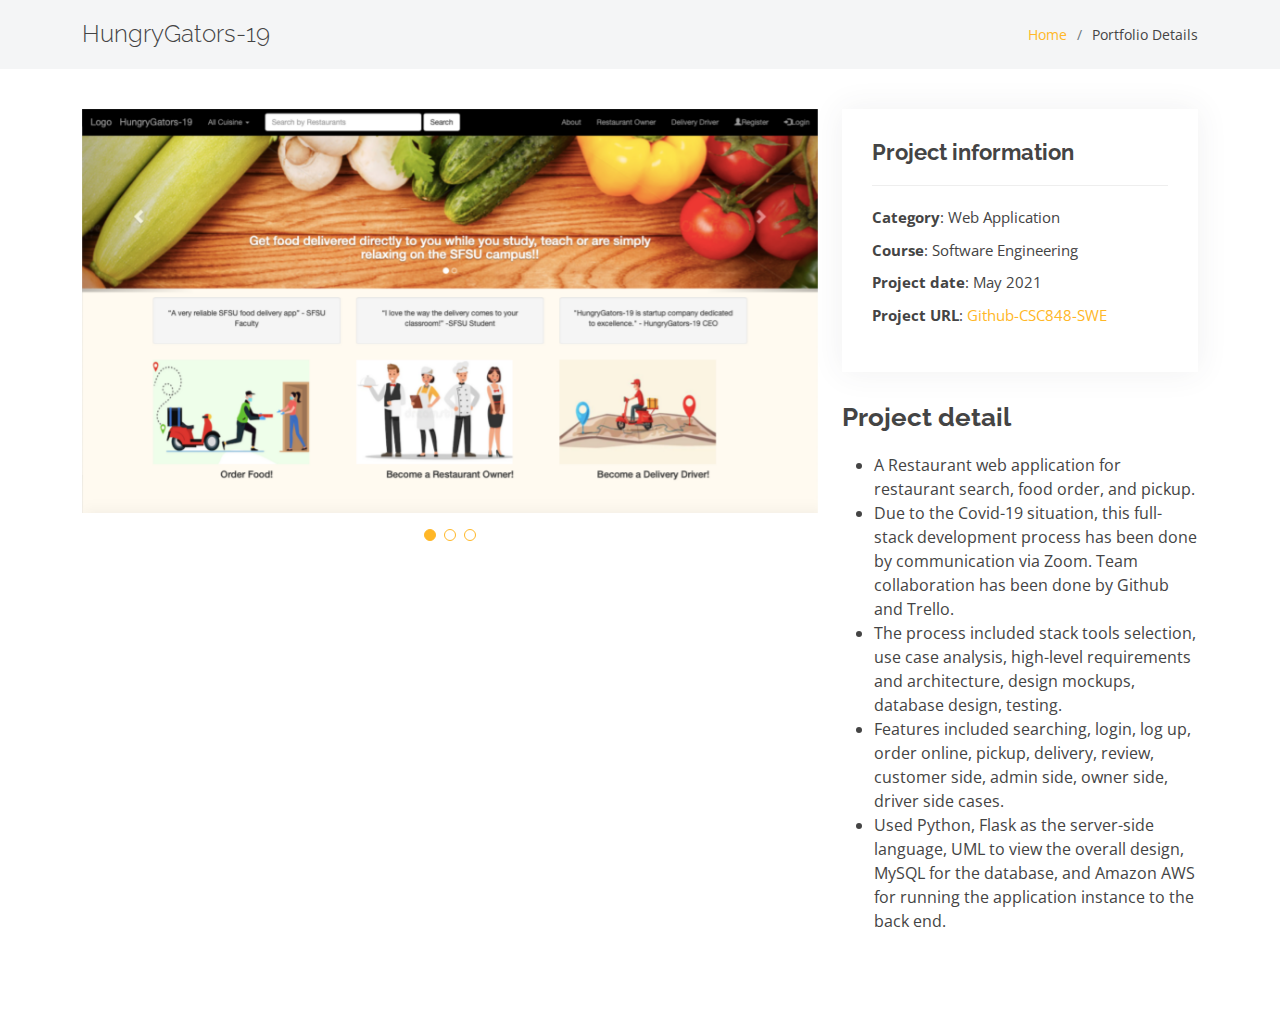
<file: portfolio-details-hungry.html>
<!DOCTYPE html>
<html lang="en">

<head>
  <meta charset="utf-8">
  <meta content="width=device-width, initial-scale=1.0" name="viewport">

  <title>Jasmine Jahan</title>
  <meta content="" name="description">
  <meta content="" name="keywords">

  <!-- Favicons -->
  <link href="assets/img/favicon.png" rel="icon">
  <link href="assets/img/apple-touch-icon.png" rel="apple-touch-icon">

  <!-- Google Fonts -->
  <link href="https://fonts.googleapis.com/css?family=Open+Sans:300,300i,400,400i,600,600i,700,700i|Raleway:300,300i,400,400i,500,500i,600,600i,700,700i|Satisfy" rel="stylesheet">

  <!-- Vendor CSS Files -->
  <link href="assets/vendor/bootstrap/css/bootstrap.min.css" rel="stylesheet">
  <link href="assets/vendor/bootstrap-icons/bootstrap-icons.css" rel="stylesheet">
  <link href="assets/vendor/boxicons/css/boxicons.min.css" rel="stylesheet">
  <link href="assets/vendor/glightbox/css/glightbox.min.css" rel="stylesheet">
  <link href="assets/vendor/swiper/swiper-bundle.min.css" rel="stylesheet">

  <!-- Template Main CSS File -->
  <link href="assets/css/style.css" rel="stylesheet">

</head>

<body>

  <main id="main">
  <!-- ======= Breadcrumbs Section ======= -->
    <section class="breadcrumbs">
      <div class="container">
  
        <div class="d-flex justify-content-between align-items-center">
          <h2>HungryGators-19</h2>
          <ol>
            <li><a href="index.html">Home</a></li>
            <li>Portfolio Details</li>
          </ol>          
        </div>
  
      </div>
    </section>
    <main id="main">

    <!-- ======= Portfolio Details Section ======= -->
    <section id="portfolio-details" class="portfolio-details">
      <div class="container">

        <div class="row gy-4">

          <div class="col-lg-8">
            <div class="portfolio-details-slider swiper">
              <div class="swiper-wrapper align-items-center">

                <div class="swiper-slide">
                  <img src="assets/img/portfolio/portfolio-hug-1.jpg" alt="">
                </div>

                <div class="swiper-slide">
                  <img src="assets/img/portfolio/portfolio-hug-2.jpg" alt="">
                </div>

                <div class="swiper-slide">
                  <img src="assets/img/portfolio/portfolio-hug-3.jpg" alt="">
                </div>

              </div>
              <div class="swiper-pagination"></div>
            </div>
          </div>

          <div class="col-lg-4">
            <div class="portfolio-info">
              <h3>Project information</h3>
              <ul>
                <li><strong>Category</strong>: Web Application</li>
                <li><strong>Course</strong>: Software Engineering</li>
                <li><strong>Project date</strong>: May 2021</li>
                <li><strong>Project URL</strong>: <a href="https://github.com/jasjahan/CSC848_FinalProject_HungryGators19">Github-CSC848-SWE</a></li>
              </ul>
            </div>
            <div class="portfolio-description">
              <h2>Project detail</h2>
              <ul>
                <li>A Restaurant web application for restaurant search, food order, and pickup.</li>
                <li>Due to the Covid-19 situation, this full-stack development process has been done by communication via Zoom. Team collaboration has been done by Github and Trello.</li>
                <li>The process included stack tools selection, use case analysis, high-level requirements and architecture, design mockups, database design, testing.</li>
                <li>Features included searching, login, log up, order online, pickup, delivery, review, customer side, admin side, owner side, driver side cases.</li>
                <li>Used Python, Flask as the server-side language, UML to view the overall design, MySQL for the database, and Amazon AWS for running the application instance to the back end.</li>
              </ul> 
            </div>
          </div>

        </div>

      </div>
    </section><!-- End Portfolio Details Section -->

  </main><!-- End #main -->

  <a href="#" class="back-to-top d-flex align-items-center justify-content-center"><i class="bi bi-arrow-up-short"></i></a>

  <!-- Vendor JS Files -->
  <script src="assets/vendor/purecounter/purecounter_vanilla.js"></script>
  <script src="assets/vendor/bootstrap/js/bootstrap.bundle.min.js"></script>
  <script src="assets/vendor/glightbox/js/glightbox.min.js"></script>
  <script src="assets/vendor/isotope-layout/isotope.pkgd.min.js"></script>
  <script src="assets/vendor/swiper/swiper-bundle.min.js"></script>
  <script src="assets/vendor/waypoints/noframework.waypoints.js"></script>
  <script src="assets/vendor/php-email-form/validate.js"></script>

  <!-- Template Main JS File -->
  <script src="assets/js/main.js"></script>

</body>

</html>
</file>
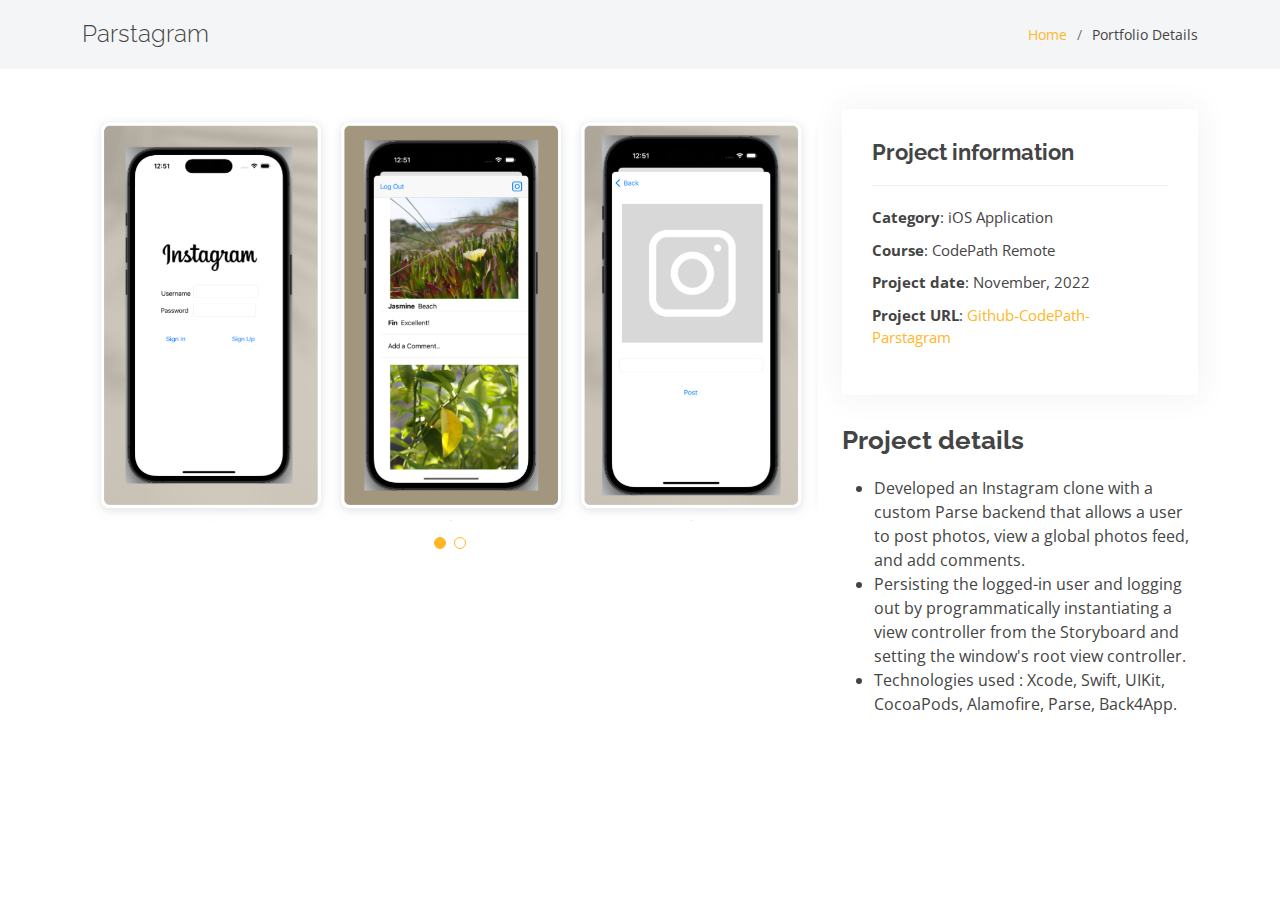
<file: portfolio-details-Instagram.html>
<!DOCTYPE html>
<html lang="en">

<head>
  <meta charset="utf-8">
  <meta content="width=device-width, initial-scale=1.0" name="viewport">

  <title>Jasmine Jahan</title>
  <meta content="" name="description">
  <meta content="" name="keywords">

  <!-- Favicons -->
  <link href="assets/img/favicon.png" rel="icon">
  <link href="assets/img/apple-touch-icon.png" rel="apple-touch-icon">

  <!-- Google Fonts -->
  <link href="https://fonts.googleapis.com/css?family=Open+Sans:300,300i,400,400i,600,600i,700,700i|Raleway:300,300i,400,400i,500,500i,600,600i,700,700i|Satisfy" rel="stylesheet">

  <!-- Vendor CSS Files -->
  <link href="assets/vendor/bootstrap/css/bootstrap.min.css" rel="stylesheet">
  <link href="assets/vendor/bootstrap-icons/bootstrap-icons.css" rel="stylesheet">
  <link href="assets/vendor/boxicons/css/boxicons.min.css" rel="stylesheet">
  <link href="assets/vendor/glightbox/css/glightbox.min.css" rel="stylesheet">
  <link href="assets/vendor/swiper/swiper-bundle.min.css" rel="stylesheet">

  <!-- Template Main CSS File -->
  <link href="assets/css/style.css" rel="stylesheet">

</head>

<body>
  <main id="main">
    <!-- ======= Breadcrumbs Section ======= -->
    <section class="breadcrumbs">
      <div class="container">
  
        <div class="d-flex justify-content-between align-items-center">
          <h2>Parstagram</h2>
          <ol>
            <li><a href="index.html">Home</a></li>
            <li>Portfolio Details</li>
          </ol>          
        </div>
  
      </div>
    </section>

    

    <!-- ======= Portfolio Details Section ======= -->
    <section id="portfolio-details" class="portfolio-details">
      <div class="container">

        <div class="row gy-4">

          <div class="col-lg-8">
            <div class="portfolio-details-slider swiper">
              <div class="swiper-wrapper align-items-center">

                <div class="swiper-slide">
                  <img src="assets/img/portfolio/portfolio-ins-1.jpg" alt="">
                </div>

                <div class="swiper-slide">
                  <img src="assets/img/portfolio/portfolio-ins-2.jpg" alt="">
                </div>

              </div>
              <div class="swiper-pagination"></div>
            </div>
          </div>

          <div class="col-lg-4">
            <div class="portfolio-info">
              <h3>Project information</h3>
              <ul>
                <li><strong>Category</strong>: iOS Application</li>
                <li><strong>Course</strong>: CodePath Remote</li>
                <li><strong>Project date</strong>: November, 2022</li>
                <li><strong>Project URL</strong>: <a href="https://github.com/jasjahan/CodePath-Assignment-InstagramClone">Github-CodePath-Parstagram</a></li>
              </ul>
            </div>
            <div class="portfolio-description">
              <h2>Project details</h2>
              <ul>
                <li>Developed an Instagram clone with a custom Parse backend that allows a user to post photos, view a global photos feed, and add comments.</li>
                <li>Persisting the logged-in user and logging out by programmatically instantiating a view controller from the Storyboard and setting the window's root view controller.</li>
                <li>Technologies used :  Xcode, Swift, UIKit, CocoaPods, Alamofire, Parse, Back4App.</li>
              </ul> 
            </div>
          </div>

        </div>

      </div>
    </section><!-- End Portfolio Details Section -->

  </main><!-- End #main -->

  <a href="#" class="back-to-top d-flex align-items-center justify-content-center"><i class="bi bi-arrow-up-short"></i></a>

  <!-- Vendor JS Files -->
  <script src="assets/vendor/purecounter/purecounter_vanilla.js"></script>
  <script src="assets/vendor/bootstrap/js/bootstrap.bundle.min.js"></script>
  <script src="assets/vendor/glightbox/js/glightbox.min.js"></script>
  <script src="assets/vendor/isotope-layout/isotope.pkgd.min.js"></script>
  <script src="assets/vendor/swiper/swiper-bundle.min.js"></script>
  <script src="assets/vendor/waypoints/noframework.waypoints.js"></script>
  <script src="assets/vendor/php-email-form/validate.js"></script>

  <!-- Template Main JS File -->
  <script src="assets/js/main.js"></script>

</body>

</html>
</file>
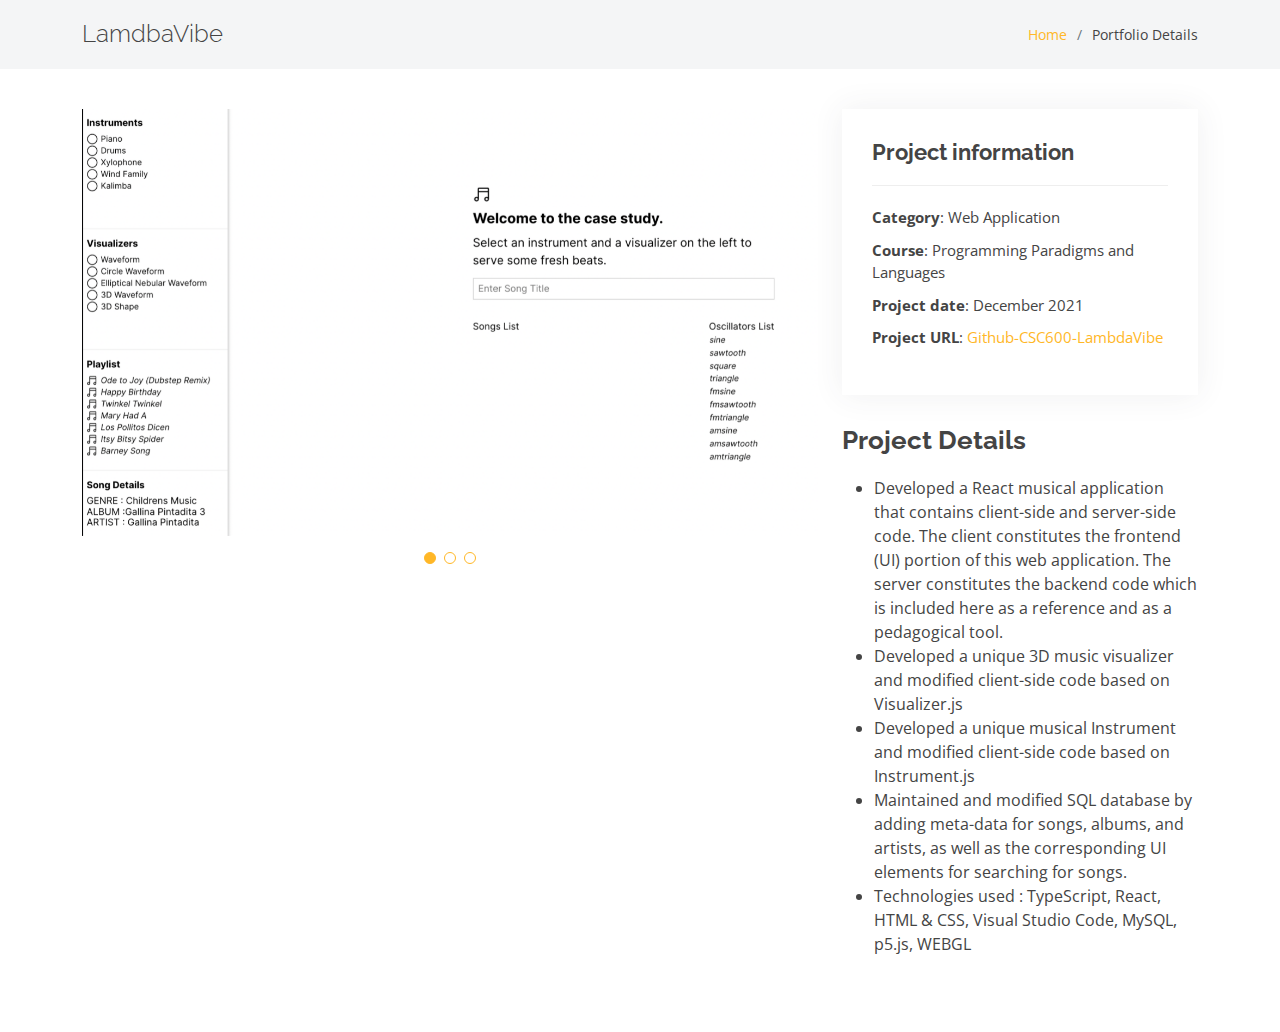
<file: portfolio-details-lambda.html>
<!DOCTYPE html>
<html lang="en">

<head>
  <meta charset="utf-8">
  <meta content="width=device-width, initial-scale=1.0" name="viewport">

  <title>Jasmine Jahan</title>
  <meta content="" name="description">
  <meta content="" name="keywords">

  <!-- Favicons -->
  <link href="assets/img/favicon.png" rel="icon">
  <link href="assets/img/apple-touch-icon.png" rel="apple-touch-icon">

  <!-- Google Fonts -->
  <link href="https://fonts.googleapis.com/css?family=Open+Sans:300,300i,400,400i,600,600i,700,700i|Raleway:300,300i,400,400i,500,500i,600,600i,700,700i|Satisfy" rel="stylesheet">

  <!-- Vendor CSS Files -->
  <link href="assets/vendor/bootstrap/css/bootstrap.min.css" rel="stylesheet">
  <link href="assets/vendor/bootstrap-icons/bootstrap-icons.css" rel="stylesheet">
  <link href="assets/vendor/boxicons/css/boxicons.min.css" rel="stylesheet">
  <link href="assets/vendor/glightbox/css/glightbox.min.css" rel="stylesheet">
  <link href="assets/vendor/swiper/swiper-bundle.min.css" rel="stylesheet">

  <!-- Template Main CSS File -->
  <link href="assets/css/style.css" rel="stylesheet">

</head>

<body>
  <main id="main">

  <!-- ======= Breadcrumbs Section ======= -->
  <section class="breadcrumbs">
    <div class="container">

      <div class="d-flex justify-content-between align-items-center">
        <h2>LamdbaVibe</h2>
        <ol>
          <li><a href="index.html">Home</a></li>
          <li>Portfolio Details</li>
        </ol>          
      </div>

    </div>
  </section>

    <!-- ======= Portfolio Details Section ======= -->
    <section id="portfolio-details" class="portfolio-details">
      <div class="container">

        <div class="row gy-4">

          <div class="col-lg-8">
            <div class="portfolio-details-slider swiper">
              <div class="swiper-wrapper align-items-center">

                <div class="swiper-slide">
                  <img src="assets/img/portfolio/portfolio-lam-1.jpg" alt="">
                </div>

                <div class="swiper-slide">
                  <img src="assets/img/portfolio/portfolio-lam-2.jpg" alt="">
                </div>

                <div class="swiper-slide">
                  <img src="assets/img/portfolio/portfolio-lam-3.jpg" alt="">
                </div>

              </div>
              <div class="swiper-pagination"></div>
            </div>
          </div>

          <div class="col-lg-4">
            <div class="portfolio-info">
              <h3>Project information</h3>
              <ul>
                <li><strong>Category</strong>: Web Application</li>
                <li><strong>Course</strong>: Programming Paradigms and Languages</li>
                <li><strong>Project date</strong>: December 2021</li>
                <li><strong>Project URL</strong>: <a href="https://github.com/jasjahan/CSC600_FinalProject_LamdbaVibe">Github-CSC600-LambdaVibe</a></li>
              </ul>
            </div>
            <div class="portfolio-description">
              <h2>Project Details</h2>
              <ul>
                <li>Developed a React musical application that contains client-side and server-side code. The client constitutes the frontend (UI) portion of this web application. The server constitutes the backend code which is included here as a reference and as a pedagogical tool.</li>
                <li>Developed a unique 3D music visualizer and modified client-side code based on Visualizer.js</li>
                <li>Developed a unique musical Instrument and modified client-side code based on Instrument.js</li>
                <li>Maintained and modified SQL database by adding meta-data for songs, albums, and artists, as well as the corresponding UI elements for searching for songs.</li>
                <li>Technologies used : TypeScript, React, HTML & CSS, Visual Studio Code, MySQL, p5.js, WEBGL</li>
              </ul> 
            </div>
          </div>

        </div>

      </div>
    </section><!-- End Portfolio Details Section -->

  </main><!-- End #main -->

  <a href="#" class="back-to-top d-flex align-items-center justify-content-center"><i class="bi bi-arrow-up-short"></i></a>

  <!-- Vendor JS Files -->
  <script src="assets/vendor/purecounter/purecounter_vanilla.js"></script>
  <script src="assets/vendor/bootstrap/js/bootstrap.bundle.min.js"></script>
  <script src="assets/vendor/glightbox/js/glightbox.min.js"></script>
  <script src="assets/vendor/isotope-layout/isotope.pkgd.min.js"></script>
  <script src="assets/vendor/swiper/swiper-bundle.min.js"></script>
  <script src="assets/vendor/waypoints/noframework.waypoints.js"></script>
  <script src="assets/vendor/php-email-form/validate.js"></script>

  <!-- Template Main JS File -->
  <script src="assets/js/main.js"></script>

</body>

</html>
</file>
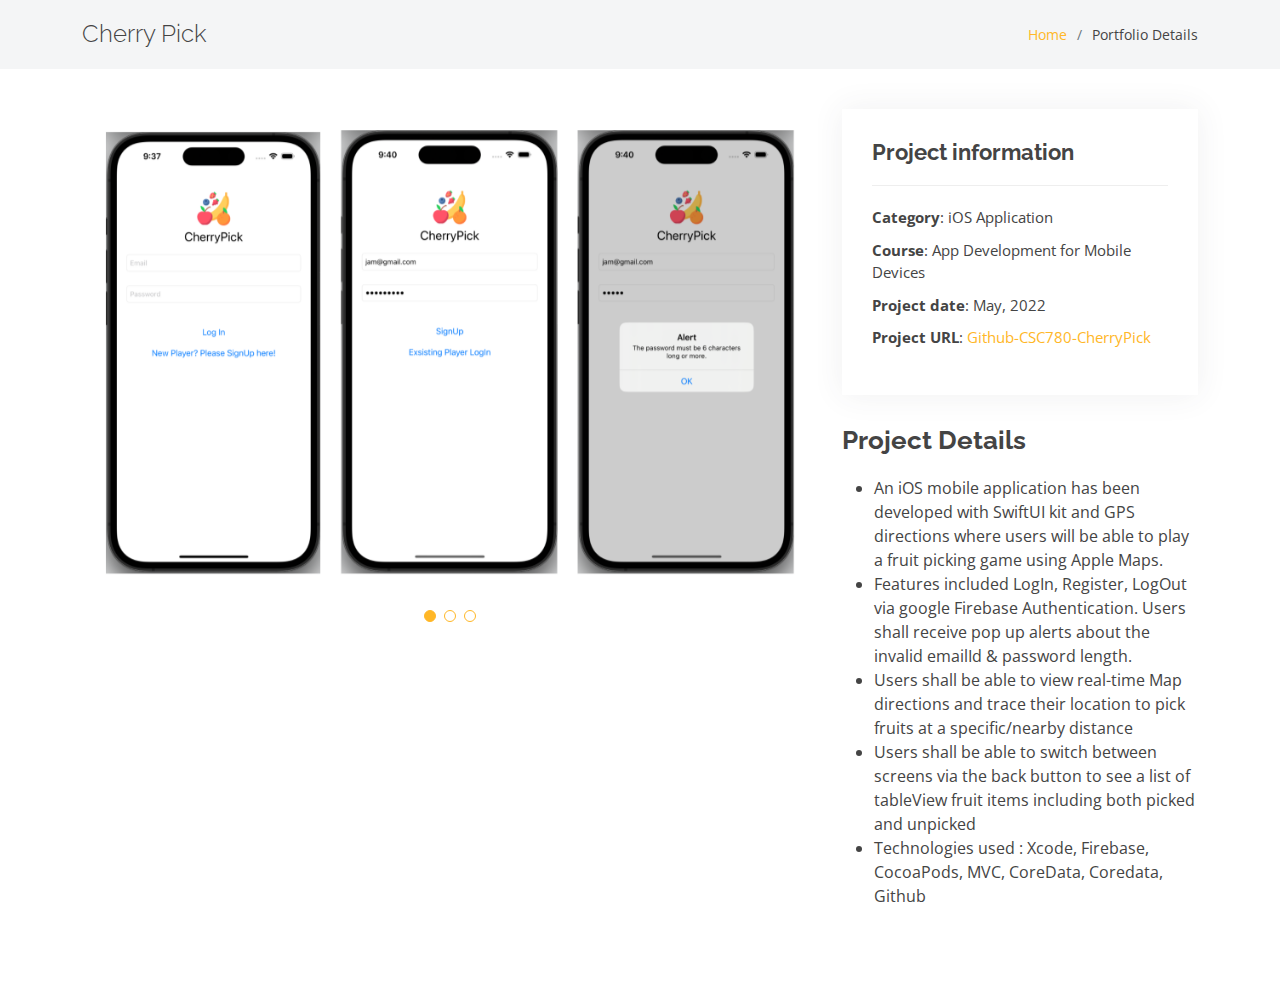
<file: portfolio-details-pick.html>
<!DOCTYPE html>
<html lang="en">

<head>
  <meta charset="utf-8">
  <meta content="width=device-width, initial-scale=1.0" name="viewport">

  <title>Jasmine Jahan</title>
  <meta content="" name="description">
  <meta content="" name="keywords">

  <!-- Favicons -->
  <link href="assets/img/favicon.png" rel="icon">
  <link href="assets/img/apple-touch-icon.png" rel="apple-touch-icon">

  <!-- Google Fonts -->
  <link href="https://fonts.googleapis.com/css?family=Open+Sans:300,300i,400,400i,600,600i,700,700i|Raleway:300,300i,400,400i,500,500i,600,600i,700,700i|Satisfy" rel="stylesheet">

  <!-- Vendor CSS Files -->
  <link href="assets/vendor/bootstrap/css/bootstrap.min.css" rel="stylesheet">
  <link href="assets/vendor/bootstrap-icons/bootstrap-icons.css" rel="stylesheet">
  <link href="assets/vendor/boxicons/css/boxicons.min.css" rel="stylesheet">
  <link href="assets/vendor/glightbox/css/glightbox.min.css" rel="stylesheet">
  <link href="assets/vendor/swiper/swiper-bundle.min.css" rel="stylesheet">

  <!-- Template Main CSS File -->
  <link href="assets/css/style.css" rel="stylesheet">

</head>

<body>

  <main id="main">

  <!-- ======= Breadcrumbs Section ======= -->
    <section class="breadcrumbs">
      <div class="container">

        <div class="d-flex justify-content-between align-items-center">
          <h2>Cherry Pick</h2>
          <ol>
            <li><a href="index.html">Home</a></li>
            <li>Portfolio Details</li>
          </ol>          
        </div>

      </div>
    </section>

  <!-- ======= Portfolio Details Section ======= -->
    <section id="portfolio-details" class="portfolio-details">
      <div class="container">

        <div class="row gy-4">

          <div class="col-lg-8">
            <div class="portfolio-details-slider swiper">
              <div class="swiper-wrapper align-items-center">

                <div class="swiper-slide">
                  <img src="assets/img/portfolio/portfolio-details-1.jpg" alt="">
                </div>

                <div class="swiper-slide">
                  <img src="assets/img/portfolio/portfolio-details-2.jpg" alt="">
                </div>

                <div class="swiper-slide">
                  <img src="assets/img/portfolio/portfolio-details-3.jpg" alt="">
                </div>

              </div>
              <div class="swiper-pagination"></div>
            </div>
          </div>

          <div class="col-lg-4">
            <div class="portfolio-info">
              <h3>Project information</h3>
              <ul>
                <li><strong>Category</strong>: iOS Application</li>
                <li><strong>Course</strong>: App Development for Mobile Devices</li>
                <li><strong>Project date</strong>: May, 2022</li>
                <li><strong>Project URL</strong>: <a href="https://github.com/jasjahan/CSC780_FinalProject_CherryPick">Github-CSC780-CherryPick</a></li>
              </ul>
            </div>
            <div class="portfolio-description">
              <h2>Project Details</h2>
              <ul>
                <li>An iOS mobile application has been developed with SwiftUI kit and GPS directions where users will be able to play a fruit picking game using Apple Maps.</li>
                <li>Features included LogIn, Register, LogOut via google Firebase Authentication. Users shall receive pop up alerts  about the invalid emailId & password length.</li>
                <li>Users shall be able to view real-time Map directions and trace their location to pick fruits at a specific/nearby distance</li>
                <li>Users shall be able to switch between screens via the back button to see a list of tableView fruit items including both picked and unpicked</li>
                <li>Technologies used : Xcode, Firebase, CocoaPods, MVC, CoreData, Coredata, Github</li>
              </ul> 
            </div>
          </div>

        </div>

      </div>
    </section><!-- End Portfolio Details Section -->

  </main>

  <a href="#" class="back-to-top d-flex align-items-center justify-content-center"><i class="bi bi-arrow-up-short"></i></a>

  <!-- Vendor JS Files -->
  <script src="assets/vendor/purecounter/purecounter_vanilla.js"></script>
  <script src="assets/vendor/bootstrap/js/bootstrap.bundle.min.js"></script>
  <script src="assets/vendor/glightbox/js/glightbox.min.js"></script>
  <script src="assets/vendor/isotope-layout/isotope.pkgd.min.js"></script>
  <script src="assets/vendor/swiper/swiper-bundle.min.js"></script>
  <script src="assets/vendor/waypoints/noframework.waypoints.js"></script>
  <script src="assets/vendor/php-email-form/validate.js"></script>

  <!-- Template Main JS File -->
  <script src="assets/js/main.js"></script>

</body>

</html>
</file>
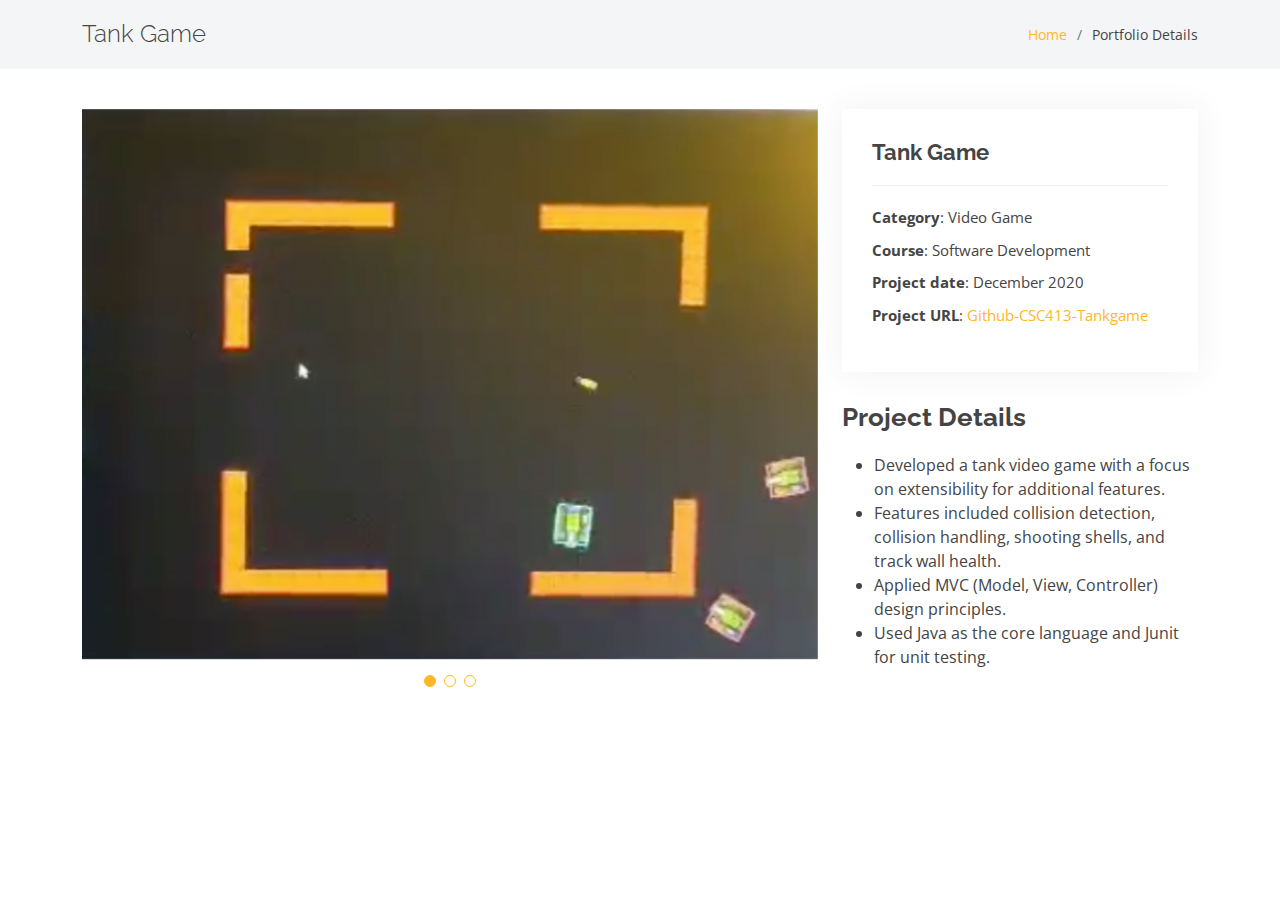
<file: portfolio-details-tank.html>
<!DOCTYPE html>
<html lang="en">

<head>
  <meta charset="utf-8">
  <meta content="width=device-width, initial-scale=1.0" name="viewport">

  <title>Jasmine Jahan</title>
  <meta content="" name="description">
  <meta content="" name="keywords">

  <!-- Favicons -->
  <link href="assets/img/favicon.png" rel="icon">
  <link href="assets/img/apple-touch-icon.png" rel="apple-touch-icon">

  <!-- Google Fonts -->
  <link href="https://fonts.googleapis.com/css?family=Open+Sans:300,300i,400,400i,600,600i,700,700i|Raleway:300,300i,400,400i,500,500i,600,600i,700,700i|Satisfy" rel="stylesheet">

  <!-- Vendor CSS Files -->
  <link href="assets/vendor/bootstrap/css/bootstrap.min.css" rel="stylesheet">
  <link href="assets/vendor/bootstrap-icons/bootstrap-icons.css" rel="stylesheet">
  <link href="assets/vendor/boxicons/css/boxicons.min.css" rel="stylesheet">
  <link href="assets/vendor/glightbox/css/glightbox.min.css" rel="stylesheet">
  <link href="assets/vendor/swiper/swiper-bundle.min.css" rel="stylesheet">

  <!-- Template Main CSS File -->
  <link href="assets/css/style.css" rel="stylesheet">

</head>

<body>
  <main id="main">
  <!-- ======= Breadcrumbs Section ======= -->
  <section class="breadcrumbs">
    <div class="container">

      <div class="d-flex justify-content-between align-items-center">
        <h2>Tank Game</h2>
        <ol>
          <li><a href="index.html">Home</a></li>
          <li>Portfolio Details</li>
        </ol>          
      </div>

    </div>
  </section>

    <!-- ======= Portfolio Details Section ======= -->
    <section id="portfolio-details" class="portfolio-details">
      <div class="container">

        <div class="row gy-4">

          <div class="col-lg-8">
            <div class="portfolio-details-slider swiper">
              <div class="swiper-wrapper align-items-center">

                <div class="swiper-slide">
                  <img src="assets/img/portfolio/portfolio-tank-1.jpg" alt="">
                </div>

                <div class="swiper-slide">
                  <img src="assets/img/portfolio/portfolio-tank-2.jpg" alt="">
                </div>

                <div class="swiper-slide">
                  <img src="assets/img/portfolio/portfolio-tank-3.jpg" alt="">
                </div>


              </div>
              <div class="swiper-pagination"></div>
            </div>
          </div>

          <div class="col-lg-4">
            <div class="portfolio-info">
              <h3>Tank Game</h3>
              <ul>
                <li><strong>Category</strong>: Video Game</li>
                <li><strong>Course</strong>: Software Development </li>
                <li><strong>Project date</strong>: December 2020</li>
                <li><strong>Project URL</strong>: <a href="https://github.com/jasjahan/CSC413_FinalProject_TankGame">Github-CSC413-Tankgame</a></li>
              </ul>
            </div>
            <div class="portfolio-description">
              <h2>Project Details</h2>
              <ul>
                <li>Developed a tank video game with a focus on extensibility for additional features.</li>
                <li>Features included collision detection, collision handling, shooting shells, and track wall health.</li>
                <li>Applied MVC (Model, View, Controller) design principles.</li>
                <li> Used Java as the core language and Junit for unit testing.</li>
              </ul> 
            </div>
          </div>

        </div>

      </div>
    </section><!-- End Portfolio Details Section -->

  </main><!-- End #main -->

  <a href="#" class="back-to-top d-flex align-items-center justify-content-center"><i class="bi bi-arrow-up-short"></i></a>

  <!-- Vendor JS Files -->
  <script src="assets/vendor/purecounter/purecounter_vanilla.js"></script>
  <script src="assets/vendor/bootstrap/js/bootstrap.bundle.min.js"></script>
  <script src="assets/vendor/glightbox/js/glightbox.min.js"></script>
  <script src="assets/vendor/isotope-layout/isotope.pkgd.min.js"></script>
  <script src="assets/vendor/swiper/swiper-bundle.min.js"></script>
  <script src="assets/vendor/waypoints/noframework.waypoints.js"></script>
  <script src="assets/vendor/php-email-form/validate.js"></script>

  <!-- Template Main JS File -->
  <script src="assets/js/main.js"></script>

</body>

</html>
</file>
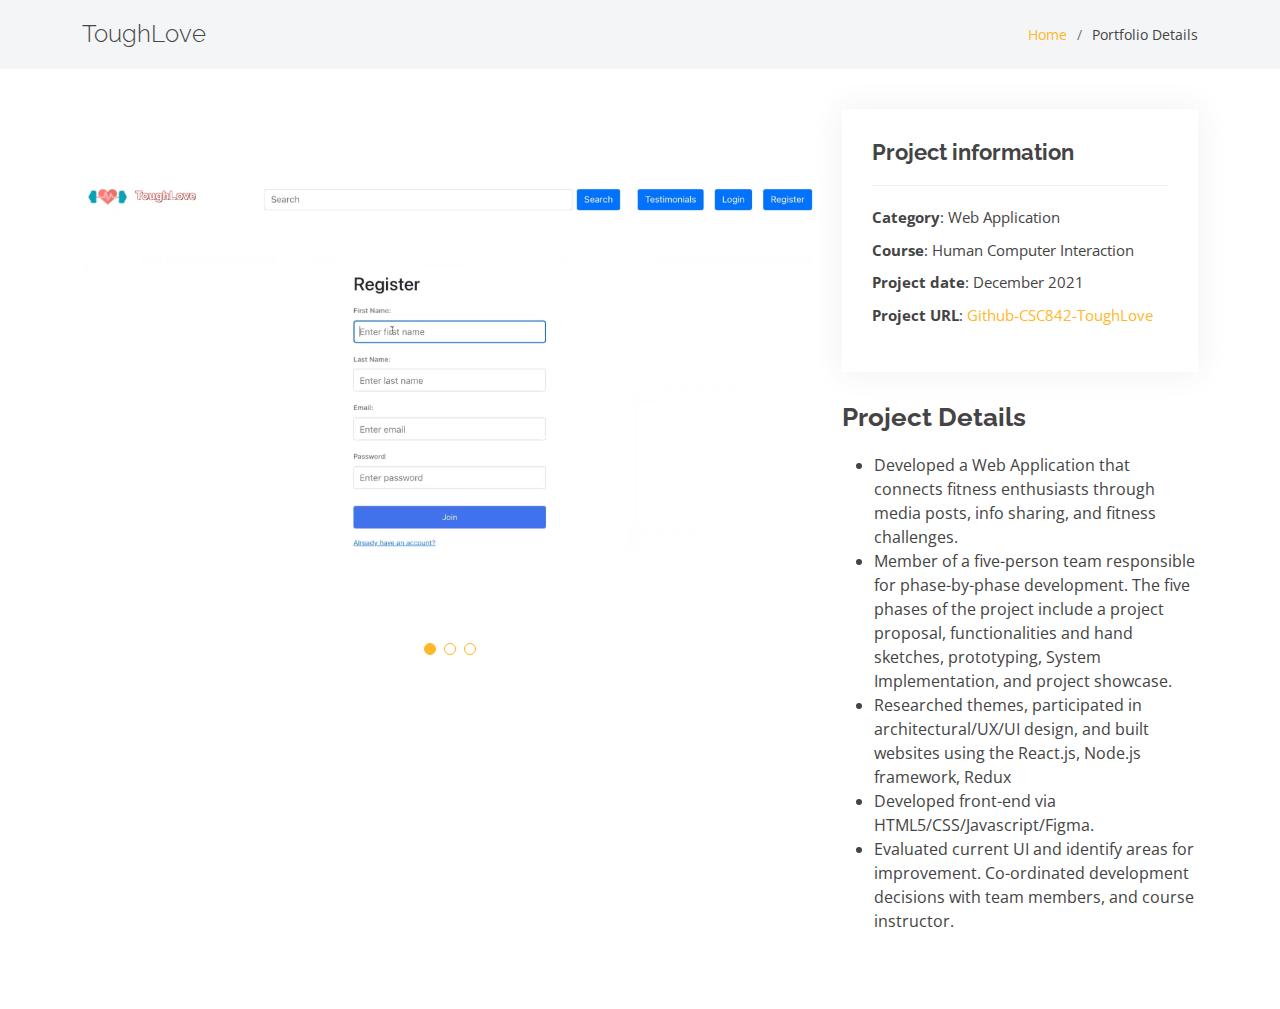
<file: portfolio-details-tough.html>
<!DOCTYPE html>
<html lang="en">

<head>
  <meta charset="utf-8">
  <meta content="width=device-width, initial-scale=1.0" name="viewport">

  <title>Jasmine Jahan</title>
  <meta content="" name="description">
  <meta content="" name="keywords">

  <!-- Favicons -->
  <link href="assets/img/favicon.png" rel="icon">
  <link href="assets/img/apple-touch-icon.png" rel="apple-touch-icon">

  <!-- Google Fonts -->
  <link href="https://fonts.googleapis.com/css?family=Open+Sans:300,300i,400,400i,600,600i,700,700i|Raleway:300,300i,400,400i,500,500i,600,600i,700,700i|Satisfy" rel="stylesheet">

  <!-- Vendor CSS Files -->
  <link href="assets/vendor/bootstrap/css/bootstrap.min.css" rel="stylesheet">
  <link href="assets/vendor/bootstrap-icons/bootstrap-icons.css" rel="stylesheet">
  <link href="assets/vendor/boxicons/css/boxicons.min.css" rel="stylesheet">
  <link href="assets/vendor/glightbox/css/glightbox.min.css" rel="stylesheet">
  <link href="assets/vendor/swiper/swiper-bundle.min.css" rel="stylesheet">

  <!-- Template Main CSS File -->
  <link href="assets/css/style.css" rel="stylesheet">

</head>

<body>
  <main id="main">
   <!-- ======= Breadcrumbs Section ======= -->
   <section class="breadcrumbs">
    <div class="container">

      <div class="d-flex justify-content-between align-items-center">
        <h2>ToughLove</h2>
        <ol>
          <li><a href="index.html">Home</a></li>
          <li>Portfolio Details</li>
        </ol>          
      </div>

    </div>
  </section>

    <!-- ======= Portfolio Details Section ======= -->
    <section id="portfolio-details" class="portfolio-details">
      <div class="container">

        <div class="row gy-4">

          <div class="col-lg-8">
            <div class="portfolio-details-slider swiper">
              <div class="swiper-wrapper align-items-center">

                <div class="swiper-slide">
                  <img src="assets/img/portfolio/portfolio-tou-1.jpg" alt="">
                </div>

                <div class="swiper-slide">
                  <img src="assets/img/portfolio/portfolio-tou-2.jpg" alt="">
                </div>

                <div class="swiper-slide">
                  <img src="assets/img/portfolio/portfolio-tou-3.jpg" alt="">
                </div>

              </div>
              <div class="swiper-pagination"></div>
            </div>
          </div>

          <div class="col-lg-4">
            <div class="portfolio-info">
              <h3>Project information</h3>
              <ul>
                <li><strong>Category</strong>: Web Application</li>
                <li><strong>Course</strong>: Human Computer Interaction</li>
                <li><strong>Project date</strong>: December 2021</li>
                <li><strong>Project URL</strong>: <a href="https://github.com/mgacoder/tough-love-app">Github-CSC842-ToughLove</a></li>
              </ul>
            </div>
            <div class="portfolio-description">
              <h2>Project Details</h2>
              <ul>
                <li>Developed a Web Application that connects fitness enthusiasts through media posts, info sharing, and fitness challenges.</li>
                <li>Member of a five-person team responsible for phase-by-phase development. The five phases of the project include a project proposal, functionalities and hand sketches, prototyping, System Implementation, and project showcase.</li>
                <li>Researched themes, participated in architectural/UX/UI design, and built websites using the React.js, Node.js framework, Redux</li>
                <li>Developed front-end via HTML5/CSS/Javascript/Figma.</li>
                <li>Evaluated current UI and identify areas for improvement. Co-ordinated development decisions with team members, and course instructor.</li>
              </ul> 
            </div>
          </div>

        </div>

      </div>
    </section><!-- End Portfolio Details Section -->

  </main><!-- End #main -->

  <a href="#" class="back-to-top d-flex align-items-center justify-content-center"><i class="bi bi-arrow-up-short"></i></a>

  <!-- Vendor JS Files -->
  <script src="assets/vendor/purecounter/purecounter_vanilla.js"></script>
  <script src="assets/vendor/bootstrap/js/bootstrap.bundle.min.js"></script>
  <script src="assets/vendor/glightbox/js/glightbox.min.js"></script>
  <script src="assets/vendor/isotope-layout/isotope.pkgd.min.js"></script>
  <script src="assets/vendor/swiper/swiper-bundle.min.js"></script>
  <script src="assets/vendor/waypoints/noframework.waypoints.js"></script>
  <script src="assets/vendor/php-email-form/validate.js"></script>

  <!-- Template Main JS File -->
  <script src="assets/js/main.js"></script>

</body>

</html>
</file>
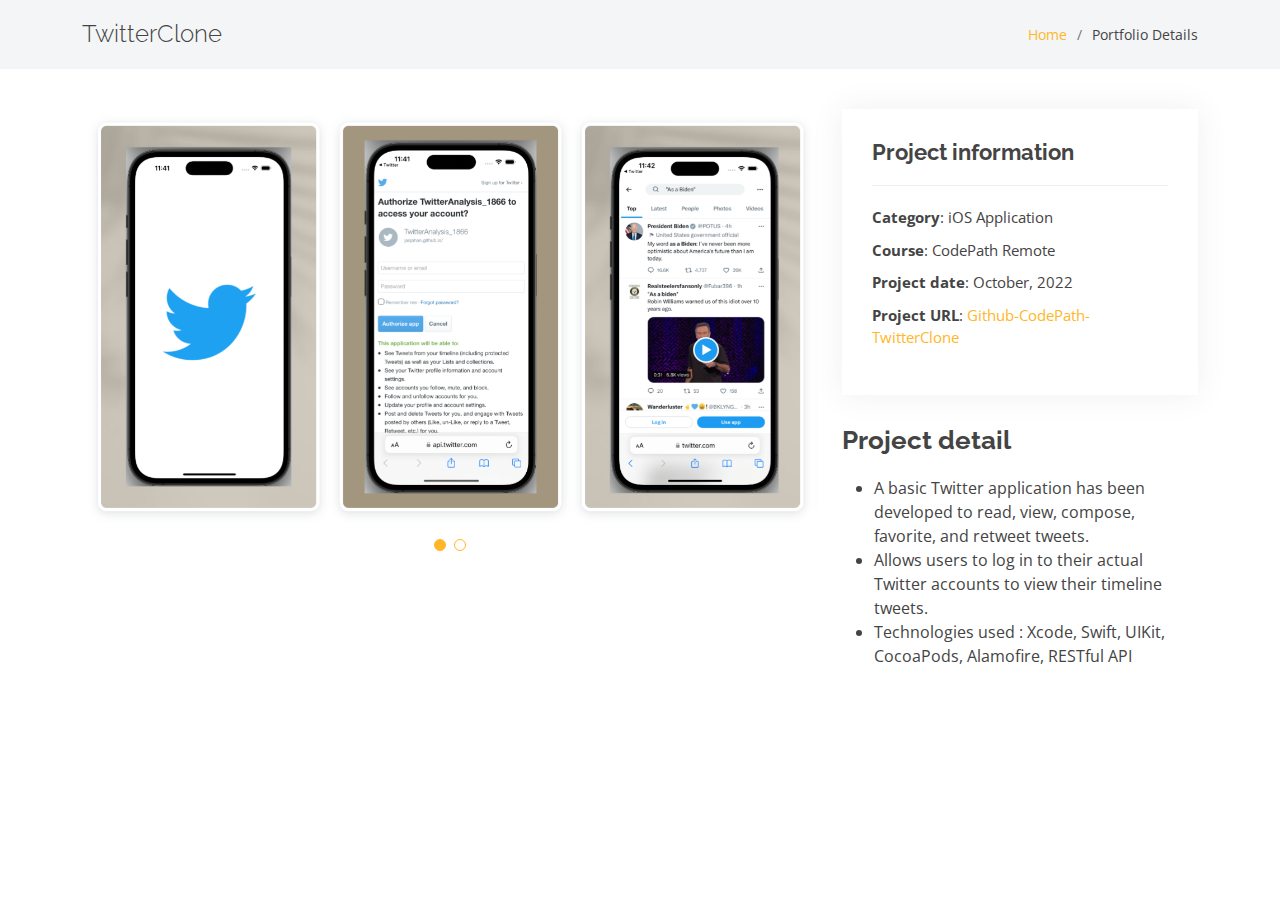
<file: portfolio-details-twitter.html>
<!DOCTYPE html>
<html lang="en">

<head>
  <meta charset="utf-8">
  <meta content="width=device-width, initial-scale=1.0" name="viewport">

  <title>Jasmine Jahan</title>
  <meta content="" name="description">
  <meta content="" name="keywords">

  <!-- Favicons -->
  <link href="assets/img/favicon.png" rel="icon">
  <link href="assets/img/apple-touch-icon.png" rel="apple-touch-icon">

  <!-- Google Fonts -->
  <link href="https://fonts.googleapis.com/css?family=Open+Sans:300,300i,400,400i,600,600i,700,700i|Raleway:300,300i,400,400i,500,500i,600,600i,700,700i|Satisfy" rel="stylesheet">

  <!-- Vendor CSS Files -->
  <link href="assets/vendor/bootstrap/css/bootstrap.min.css" rel="stylesheet">
  <link href="assets/vendor/bootstrap-icons/bootstrap-icons.css" rel="stylesheet">
  <link href="assets/vendor/boxicons/css/boxicons.min.css" rel="stylesheet">
  <link href="assets/vendor/glightbox/css/glightbox.min.css" rel="stylesheet">
  <link href="assets/vendor/swiper/swiper-bundle.min.css" rel="stylesheet">

  <!-- Template Main CSS File -->
  <link href="assets/css/style.css" rel="stylesheet">

</head>

<body>
  <main id="main">
   <!-- ======= Breadcrumbs Section ======= -->
   <section class="breadcrumbs">
    <div class="container">

      <div class="d-flex justify-content-between align-items-center">
        <h2>TwitterClone</h2>
        <ol>
          <li><a href="index.html">Home</a></li>
          <li>Portfolio Details</li>
        </ol>          
      </div>

    </div>
  </section>

    <!-- ======= Portfolio Details Section ======= -->
    <section id="portfolio-details" class="portfolio-details">
      <div class="container">

        <div class="row gy-4">

          <div class="col-lg-8">
            <div class="portfolio-details-slider swiper">
              <div class="swiper-wrapper align-items-center">

                <div class="swiper-slide">
                  <img src="assets/img/portfolio/portfolio-twi-1.jpg" alt="">
                </div>

                <div class="swiper-slide">
                  <img src="assets/img/portfolio/portfolio-twi-2.jpg" alt="">
                </div>

                <!-- <div class="swiper-slide">
                  <img src="assets/img/portfolio/portfolio-details-3.jpg" alt="">
                </div> -->

              </div>
              <div class="swiper-pagination"></div>
            </div>
          </div>

          <div class="col-lg-4">
            <div class="portfolio-info">
              <h3>Project information</h3>
              <ul>
                <li><strong>Category</strong>: iOS Application</li>
                <li><strong>Course</strong>: CodePath Remote</li>
                <li><strong>Project date</strong>: October, 2022</li>
                <li><strong>Project URL</strong>: <a href="https://github.com/jasjahan/CodePath_TwitterClone">Github-CodePath-TwitterClone</a></li>
              </ul>
            </div>
            <div class="portfolio-description">
              <h2>Project detail</h2>
              <ul>
                <li>A basic Twitter application has been developed to read, view, compose, favorite, and retweet tweets.</li>
                <li>Allows users to log in to their actual Twitter accounts to view their timeline tweets.</li>
                <li>Technologies used : Xcode, Swift, UIKit, CocoaPods, Alamofire, RESTful API</li>
              </ul> 
            </div>
          </div>

        </div>

      </div>
    </section><!-- End Portfolio Details Section -->

  </main><!-- End #main -->

  <a href="#" class="back-to-top d-flex align-items-center justify-content-center"><i class="bi bi-arrow-up-short"></i></a>

  <!-- Vendor JS Files -->
  <script src="assets/vendor/purecounter/purecounter_vanilla.js"></script>
  <script src="assets/vendor/bootstrap/js/bootstrap.bundle.min.js"></script>
  <script src="assets/vendor/glightbox/js/glightbox.min.js"></script>
  <script src="assets/vendor/isotope-layout/isotope.pkgd.min.js"></script>
  <script src="assets/vendor/swiper/swiper-bundle.min.js"></script>
  <script src="assets/vendor/waypoints/noframework.waypoints.js"></script>
  <script src="assets/vendor/php-email-form/validate.js"></script>

  <!-- Template Main JS File -->
  <script src="assets/js/main.js"></script>

</body>

</html>
</file>
<file: assets/css/style.css>
/*--------------------------------------------------------------
# General
--------------------------------------------------------------*/
body {
  font-family: "Open Sans", sans-serif;
  color: #444444;
}

a {
  color: #ffb727;
  text-decoration: none;
}

a:hover {
  color: #ffc85a;
  text-decoration: none;
}

h1,
h2,
h3,
h4,
h5,
h6 {
  font-family: "Raleway", sans-serif;
}

/*--------------------------------------------------------------
# Back to top button
--------------------------------------------------------------*/
.back-to-top {
  position: fixed;
  visibility: hidden;
  opacity: 0;
  right: 15px;
  bottom: 15px;
  z-index: 996;
  background: #ffb727;
  width: 40px;
  height: 40px;
  border-radius: 4px;
  transition: all 0.4s;
}



.back-to-top i {
  font-size: 28px;
  color: #fff;
  line-height: 0;
}

.back-to-top:hover {
  background: #ffc550;
  color: #fff;
}

.back-to-top.active {
  visibility: visible;
  opacity: 1;
}

/*--------------------------------------------------------------
# Header
--------------------------------------------------------------*/
#header {
  z-index: 997;
  transition: all 0.5s;
  height: 80px;
  background: rgba(25, 28, 31, 0.8);
}

#header.header-transparent {
  background: transparent;
}

#header.header-scrolled {
  height: 60px;
  background: rgba(25, 28, 31, 0.8);
}

/*--------------------------------------------------------------
# Navigation Menu
--------------------------------------------------------------*/
/**
* Desktop Navigation 
*/
.navbar {
  padding: 0;
}

.navbar ul {
  margin: 0;
  padding: 0;
  display: flex;
  list-style: none;
  align-items: center;
}

.child {
    margin: 50px 0;
  }

.childhome {
    margin: 20px 0;
  } 


.navbar li {
  position: relative;
}

.navbar a,
.navbar a:focus {
  display: flex;
  align-items: center;
  justify-content: space-between;
  padding: 10px 15px;
  color: #fff;
  white-space: nowrap;
  transition: 0.3s;
  font-size: 12px;
  font-family: "Raleway", sans-serif;
  text-transform: uppercase;
  font-weight: 600;
  letter-spacing: 1px;
}

.navbar a i,
.navbar a:focus i {
  font-size: 12px;
  line-height: 0;
  margin-left: 5px;
}

.navbar a:hover,
.navbar .active,
.navbar .active:focus,
.navbar li:hover>a {
  color: #ffb727;
}

.navbar .dropdown ul {
  display: block;
  position: absolute;
  left: 14px;
  top: calc(100% + 30px);
  margin: 0;
  padding: 10px 0;
  z-index: 99;
  opacity: 0;
  visibility: hidden;
  background: #fff;
  box-shadow: 0px 0px 30px rgba(127, 137, 161, 0.25);
  transition: 0.3s;
  border-radius: 4px;
}

.navbar .dropdown ul li {
  min-width: 200px;
}

.navbar .dropdown ul a {
  padding: 10px 20px;
  font-size: 14px;
  text-transform: none;
  font-weight: 400;
  color: #3b434a;
  letter-spacing: 1px;
}

.navbar .dropdown ul a i {
  font-size: 12px;
}

.navbar .dropdown ul a:hover,
.navbar .dropdown ul .active:hover,
.navbar .dropdown ul li:hover>a {
  color: #ffb727;
}

.navbar .dropdown:hover>ul {
  opacity: 1;
  top: 100%;
  visibility: visible;
}

.navbar .dropdown .dropdown ul {
  top: 0;
  left: calc(100% - 30px);
  visibility: hidden;
}

.navbar .dropdown .dropdown:hover>ul {
  opacity: 1;
  top: 0;
  left: 100%;
  visibility: visible;
}

@media (max-width: 1366px) {
  .navbar .dropdown .dropdown ul {
    left: -90%;
  }

  .navbar .dropdown .dropdown:hover>ul {
    left: -100%;
  }
}

/**
* Mobile Navigation 
*/
.mobile-nav-toggle {
  color: #fff;
  font-size: 28px;
  cursor: pointer;
  display: none;
  line-height: 0;
  transition: 0.5s;
}

@media (max-width: 991px) {
  .mobile-nav-toggle {
    display: block;
  }

  .navbar ul {
    display: none;
  }
}



.navbar-mobile {
  position: fixed;
  overflow: hidden;
  top: 0;
  right: 0;
  left: 0;
  bottom: 0;
  background: rgba(36, 41, 46, 0.9);
  transition: 0.3s;
  z-index: 999;
}

.navbar-mobile .mobile-nav-toggle {
  position: absolute;
  top: 15px;
  right: 15px;
}

.navbar-mobile ul {
  display: block;
  position: absolute;
  top: 55px;
  right: 15px;
  bottom: 15px;
  left: 15px;
  padding: 10px 0;
  border-radius: 10px;
  background-color: #fff;
  overflow-y: auto;
  transition: 0.3s;
}

.navbar-mobile a,
.navbar-mobile a:focus {
  padding: 10px 20px;
  font-size: 14px;
  color: #3b434a;
}

.navbar-mobile a:hover,
.navbar-mobile .active,
.navbar-mobile li:hover>a {
  color: #ffb727;
}

.navbar-mobile .getstarted,
.navbar-mobile .getstarted:focus {
  margin: 15px;
}

.navbar-mobile .dropdown ul {
  position: static;
  display: none;
  margin: 10px 20px;
  padding: 10px 0;
  z-index: 99;
  opacity: 1;
  visibility: visible;
  background: #fff;
  box-shadow: 0px 0px 30px rgba(127, 137, 161, 0.25);
}

.navbar-mobile .dropdown ul li {
  min-width: 200px;
}

.navbar-mobile .dropdown ul a {
  padding: 10px 20px;
}

.navbar-mobile .dropdown ul a i {
  font-size: 12px;
}

.navbar-mobile .dropdown ul a:hover,
.navbar-mobile .dropdown ul .active:hover,
.navbar-mobile .dropdown ul li:hover>a {
  color: #ffb727;
}

.navbar-mobile .dropdown>.dropdown-active {
  display: block;
}

/*--------------------------------------------------------------
# Hero Section
--------------------------------------------------------------*/
#hero {
  width: 100%;
  height: 100vh;
  background: url("../img/hero-bg.jpg") top right;
  background-size: cover;
  position: relative;
}

#hero:before {
  content: "";
  background: rgba(0, 0, 0, 0.65);
  position: absolute;
  bottom: 0;
  top: 0;
  left: 0;
  right: 0;
}

#hero .hero-container {
  position: absolute;
  bottom: 0;
  top: 0;
  left: 0;
  right: 0;
  display: flex;
  justify-content: center;
  align-items: center;
  flex-direction: column;
  padding: 0 15px;
}

#hero h1 {
  margin: 0 0 10px 0;
  font-size: 64px;
  font-family: "Satisfy", serif;
  color: #fff;
}

#hero h2 {
  color: #eee;
  margin-bottom: 50px;
  font-size: 13px;
  font-weight: 500;
  letter-spacing: 1px;
  text-transform: uppercase;
}

#hero .btn-scroll {
  transition: 0.4s;
  color: rgba(255, 255, 255, 0.6);
  animation: up-down 1s ease-in-out infinite alternate-reverse both;
}

#hero .btn-scroll i {
  font-size: 48px;
}

#hero .btn-scroll:hover {
  color: #ffb727;
}

@media (min-width: 1024px) {
  #hero {
    background-attachment: fixed;
  }
}

@media (max-width: 575px) {
  #hero h1 {
    font-size: 40px;
  }

  #hero h2 {
    text-align: center;
    margin-bottom: 30px;
  }
}

@-webkit-keyframes up-down {
  0% {
    transform: translateY(5px);
  }

  100% {
    transform: translateY(-5px);
  }
}

@keyframes up-down {
  0% {
    transform: translateY(5px);
  }

  100% {
    transform: translateY(-5px);
  }
}

/*--------------------------------------------------------------
# Sections General
--------------------------------------------------------------*/
section {
  padding: 60px 0;
}

.section-bg {
  background-color: white;
}

.section-title {
  text-align: center;
  padding: 30px 0;
  position: relative;
}

.section-title h2 {
  font-size: 32px;
  font-weight: 700;
  text-transform: uppercase;
  margin-bottom: 20px;
  padding-bottom: 0;
  color: #3b434a;
  position: relative;
  z-index: 2;
}

.section-title span {
  position: absolute;
  top: 30px;
  color: #eef0f2;
  left: 0;
  right: 0;
  z-index: 1;
  font-weight: 700;
  font-size: 52px;
  text-transform: uppercase;
  line-height: 0;
}

.section-title p {
  margin-bottom: 0;
  position: relative;
  z-index: 2;
}

@media (max-width: 575px) {
  .section-title h2 {
    font-size: 28px;
    margin-bottom: 15px;
  }

  .section-title span {
    font-size: 38px;
  }
}

/*--------------------------------------------------------------
# Breadcrumbs
--------------------------------------------------------------*/
.breadcrumbs {
  padding: 20px 0;
  background-color: #f4f5f6;
  min-height: 40px;
  margin-top: 0px;
}

@media (max-width: 992px) {
  .breadcrumbs {
    margin-top: 60px;
  }
}

.breadcrumbs h2 {
  font-size: 24px;
  font-weight: 300;
  margin: 0;
}

@media (max-width: 992px) {
  .breadcrumbs h2 {
    margin: 0 0 10px 0;
  }
}

.breadcrumbs ol {
  display: flex;
  flex-wrap: wrap;
  list-style: none;
  padding: 0;
  margin: 0;
  font-size: 14px;
}

.breadcrumbs ol li+li {
  padding-left: 10px;
}

.breadcrumbs ol li+li::before {
  display: inline-block;
  padding-right: 10px;
  color: #6c757d;
  content: "/";
}

@media (max-width: 768px) {
  .breadcrumbs .d-flex {
    display: block !important;
  }

  .breadcrumbs ol {
    display: block;
  }

  .breadcrumbs ol li {
    display: inline-block;
  }
}

/*--------------------------------------------------------------
# About Me
--------------------------------------------------------------*/
.about .content h3 {
  font-weight: 700;
  font-size: 26px;
  color: #3b434a;
  text-transform: uppercase;
}

.about .content ul {
  list-style: none;
  padding: 0;
}

.about .content ul li {
  margin-bottom: 20px;
  display: flex;
  align-items: center;
}

.about .content ul strong {
  margin-right: 10px;
}

.about .content ul i {
  font-size: 16px;
  margin-right: 5px;
  color: #ffb727;
  line-height: 0;
}

.about .content p:last-child {
  margin-bottom: 0;
}

.about .content .count-box {
  width: 100%;
}

.about .content .count-box i {
  display: block;
  font-size: 36px;
  color: #ffb727;
  float: left;
  line-height: 0;
}

.about .content .count-box span {
  font-size: 36px;
  line-height: 30px;
  display: block;
  font-weight: 700;
  color: #3b434a;
  margin-left: 50px;
}

.about .content .count-box p {
  padding: 15px 0 0 0;
  margin: 0 0 0 50px;
  font-family: "Raleway", sans-serif;
  font-size: 14px;
  color: #5d6a75;
}

.about .content .count-box a {
  font-weight: 600;
  display: block;
  margin-top: 20px;
  color: #5d6a75;
  font-size: 15px;
  font-family: "Satisfy", serif;
  transition: ease-in-out 0.3s;
}

.about .content .count-box a:hover {
  color: #82909c;
}

.about .image {
  background: url("../img/me.jpg") center center no-repeat;
  background-size: cover;
  min-height: 500px;
}

.about .skills-content {
  margin-top: 30px;
}

.about .skills-content .progress {
  height: 60px;
  display: block;
  background: none;
  border-radius: 0;
}

.about .skills-content .progress .skill {
  padding: 10px 0;
  margin: 0 0 6px 0;
  text-transform: uppercase;
  display: block;
  font-weight: 700;
  font-family: "Raleway", sans-serif;
  color: #3b434a;
}

.about .skills-content .progress .skill .val {
  float: right;
  font-style: normal;
}

.about .skills-content .progress-bar-wrap {
  background: #e6e8eb;
}

.about .skills-content .progress-bar {
  width: 1px;
  height: 10px;
  transition: 0.9s;
  background-color: #ffb727;
}

/*--------------------------------------------------------------
# My Resume
--------------------------------------------------------------*/
.resume .resume-title {
  font-size: 26px;
  font-weight: 700;
  margin-top: 20px;
  margin-bottom: 20px;
  color: #3b434a;
}

.resume .resume-item {
  padding: 0 0 20px 20px;
  margin-top: -2px;
  border-left: 2px solid #82909c;
  position: relative;
}

.resume .resume-item h4 {
  line-height: 18px;
  font-size: 16px;
  font-weight: 700;
  text-transform: uppercase;
  color: #ffb727;
  margin-bottom: 10px;
}

.resume .resume-item h5 {
  font-size: 16px;
  background: #eef0f2;
  padding: 5px 15px;
  display: inline-block;
  font-weight: 600;
  margin-bottom: 10px;
}

.resume .resume-item ul {
  padding-left: 20px;
}

.resume .resume-item ul li {
  padding-bottom: 10px;
}

.resume .resume-item:last-child {
  padding-bottom: 0;
}

.resume .resume-item::before {
  content: "";
  position: absolute;
  width: 16px;
  height: 16px;
  border-radius: 50px;
  left: -9px;
  top: 0;
  background: #fff;
  border: 2px solid #82909c;
}

/*--------------------------------------------------------------
# My Services
--------------------------------------------------------------*/
.services .icon-box {
  padding: 30px;
  position: relative;
  overflow: hidden;
  background: #fff;
  box-shadow: 0 10px 29px 0 rgba(68, 88, 144, 0.1);
  transition: all 0.3s ease-in-out;
  text-align: center;
  border: 1px solid #fff;
}

.services .icon {
  margin: 0 auto 20px auto;
  padding-top: 17px;
  display: inline-block;
  text-align: center;
  border-radius: 50%;
  width: 72px;
  height: 72px;
  background: #fff4df;
}

.services .icon i {
  font-size: 36px;
  line-height: 1;
  color: #ffb727;
}

.services .title {
  font-weight: 700;
  margin-bottom: 15px;
  font-size: 18px;
}

.services .title a {
  color: #111;
  transition: 0.3s;
}

.services .description {
  font-size: 15px;
  line-height: 28px;
  margin-bottom: 0;
}

.services .icon-box:hover {
  border-color: #ffb727;
}

.services .icon-box:hover .title a {
  color: #ffb727;
}

/*--------------------------------------------------------------
# Testimonials
--------------------------------------------------------------*/
.testimonials {
  padding: 80px 0;
  background: url("../img/testimonials-bg.jpg") no-repeat;
  background-position: center center;
  background-size: cover;
  position: relative;
}

.testimonials::before {
  content: "";
  position: absolute;
  left: 0;
  right: 0;
  top: 0;
  bottom: 0;
  background: rgba(14, 16, 17, 0.7);
}

.testimonials .section-header {
  margin-bottom: 40px;
}

.testimonials .testimonials-carousel,
.testimonials .testimonials-slider {
  overflow: hidden;
}

.testimonials .testimonial-item {
  text-align: center;
  color: #fff;
}

.testimonials .testimonial-item .testimonial-img {
  width: 100px;
  border-radius: 50%;
  border: 6px solid rgba(255, 255, 255, 0.15);
  margin: 0 auto;
}

.testimonials .testimonial-item h3 {
  font-size: 20px;
  font-weight: bold;
  margin: 10px 0 5px 0;
  color: #fff;
}

.testimonials .testimonial-item h4 {
  font-size: 14px;
  color: #ddd;
  margin: 0 0 15px 0;
}

.testimonials .testimonial-item .quote-icon-left,
.testimonials .testimonial-item .quote-icon-right {
  color: rgba(255, 255, 255, 0.4);
  font-size: 26px;
}

.testimonials .testimonial-item .quote-icon-left {
  display: inline-block;
  left: -5px;
  position: relative;
}

.testimonials .testimonial-item .quote-icon-right {
  display: inline-block;
  right: -5px;
  position: relative;
  top: 10px;
}

.testimonials .testimonial-item p {
  font-style: italic;
  margin: 0 auto 15px auto;
  color: #eee;
}

.testimonials .swiper-pagination {
  margin-top: 20px;
  position: relative;
}

.testimonials .swiper-pagination .swiper-pagination-bullet {
  width: 12px;
  height: 12px;
  opacity: 1;
  background-color: rgba(255, 255, 255, 0.4);
}

.testimonials .swiper-pagination .swiper-pagination-bullet-active {
  background-color: #ffb727;
}

@media (min-width: 992px) {
  .testimonials .testimonial-item p {
    width: 80%;
  }
}

/*--------------------------------------------------------------
# My Portfolio
--------------------------------------------------------------*/
.portfolio #portfolio-flters {
  list-style: none;
  margin-bottom: 20px;
}

.portfolio #portfolio-flters li {
  cursor: pointer;
  display: inline-block;
  margin: 0 10px 10px 10px;
  font-size: 15px;
  font-weight: 600;
  line-height: 1;
  padding: 7px 10px;
  text-transform: uppercase;
  color: #444444;
  transition: all 0.3s ease-in-out;
  border: 2px solid #fff;
}

.portfolio #portfolio-flters li:hover,
.portfolio #portfolio-flters li.filter-active {
  color: #f3a200;
  border-color: #ffb727;
}

.portfolio .portfolio-item {
  margin-bottom: 30px;
}

.portfolio .portfolio-item .portfolio-img {
  overflow: hidden;
}

.portfolio .portfolio-item .portfolio-img img {
  transition: all 0.8s ease-in-out;
}

.portfolio .portfolio-item .portfolio-info {
  opacity: 0;
  position: absolute;
  left: 15px;
  bottom: 0;
  z-index: 3;
  right: 15px;
  transition: all ease-in-out 0.3s;
  background: rgba(0, 0, 0, 0.5);
  padding: 10px 15px;
}

.portfolio .portfolio-item .portfolio-info h4 {
  font-size: 18px;
  color: #fff;
  font-weight: 600;
  color: #fff;
  margin-bottom: 0px;
}

.portfolio .portfolio-item .portfolio-info p {
  color: rgba(255, 255, 255, 0.8);
  font-size: 14px;
  margin-bottom: 0;
}

.portfolio .portfolio-item .portfolio-info .preview-link,
.portfolio .portfolio-item .portfolio-info .details-link {
  position: absolute;
  right: 40px;
  font-size: 24px;
  top: calc(50% - 18px);
  color: #fff;
  transition: 0.3s;
}

.portfolio .portfolio-item .portfolio-info .preview-link:hover,
.portfolio .portfolio-item .portfolio-info .details-link:hover {
  color: #ffc041;
}

.portfolio .portfolio-item .portfolio-info .details-link {
  right: 10px;
}

.portfolio .portfolio-item:hover .portfolio-img img {
  transform: scale(1.2);
}

.portfolio .portfolio-item:hover .portfolio-info {
  opacity: 1;
}

/*--------------------------------------------------------------
# Portfolio Details
--------------------------------------------------------------*/
.portfolio-details {
  padding-top: 40px;
}

.portfolio-details .portfolio-details-slider img {
  width: 100%;
}

.portfolio-details .portfolio-details-slider .swiper-pagination {
  margin-top: 20px;
  position: relative;
}

.portfolio-details .portfolio-details-slider .swiper-pagination .swiper-pagination-bullet {
  width: 12px;
  height: 12px;
  background-color: #fff;
  opacity: 1;
  border: 1px solid #ffb727;
}

.portfolio-details .portfolio-details-slider .swiper-pagination .swiper-pagination-bullet-active {
  background-color: #ffb727;
}

.portfolio-details .portfolio-info {
  padding: 30px;
  box-shadow: 0px 0 30px rgba(59, 67, 74, 0.08);
}

.portfolio-details .portfolio-info h3 {
  font-size: 22px;
  font-weight: 700;
  margin-bottom: 20px;
  padding-bottom: 20px;
  border-bottom: 1px solid #eee;
}

.portfolio-details .portfolio-info ul {
  list-style: none;
  padding: 0;
  font-size: 15px;
}

.portfolio-details .portfolio-info ul li+li {
  margin-top: 10px;
}

.portfolio-details .portfolio-description {
  padding-top: 30px;
}

.portfolio-details .portfolio-description h2 {
  font-size: 26px;
  font-weight: 700;
  margin-bottom: 20px;
}

.portfolio-details .portfolio-description p {
  padding: 0;
}

/*--------------------------------------------------------------
# Pricing
--------------------------------------------------------------*/
.pricing .box {
  padding: 20px;
  background: #fff;
  text-align: center;
  box-shadow: 0px 0px 4px rgba(0, 0, 0, 0.12);
  border-radius: 5px;
  position: relative;
  overflow: hidden;
}

.pricing h3 {
  font-weight: 400;
  margin: -20px -20px 20px -20px;
  padding: 20px 15px;
  font-size: 16px;
  font-weight: 600;
  color: #777777;
  background: #f8f8f8;
}

.pricing h4 {
  font-size: 36px;
  color: #ffb727;
  font-weight: 600;
  font-family: "Open Sans", sans-serif;
  margin-bottom: 20px;
}

.pricing h4 sup {
  font-size: 20px;
  top: -12px;
  left: -3px;
}

.pricing h4 span {
  color: #bababa;
  font-size: 16px;
  font-weight: 300;
}

.pricing ul {
  padding: 0;
  list-style: none;
  color: #444444;
  text-align: center;
  line-height: 20px;
  font-size: 14px;
}

.pricing ul li {
  padding-bottom: 16px;
}

.pricing ul i {
  color: #ffb727;
  font-size: 18px;
  padding-right: 4px;
}

.pricing ul .na {
  color: #ccc;
  text-decoration: line-through;
}

.pricing .btn-wrap {
  margin: 20px -20px -20px -20px;
  padding: 20px 15px;
  background: #f8f8f8;
  text-align: center;
}

.pricing .btn-buy {
  background: #ffb727;
  display: inline-block;
  padding: 8px 35px;
  border-radius: 4px;
  color: #fff;
  transition: none;
  font-size: 14px;
  font-weight: 400;
  font-family: "Raleway", sans-serif;
  font-weight: 600;
  transition: 0.3s;
}

.pricing .btn-buy:hover {
  background: #ffc85a;
}

.pricing .featured h3 {
  color: #fff;
  background: #ffb727;
}

.pricing .advanced {
  width: 200px;
  position: absolute;
  top: 18px;
  right: -68px;
  transform: rotate(45deg);
  z-index: 1;
  font-size: 14px;
  padding: 1px 0 3px 0;
  background: #ffb727;
  color: #fff;
}

/*--------------------------------------------------------------
# Contact Me
--------------------------------------------------------------*/
.contact .info-box {
  color: #444444;
  text-align: center;
  box-shadow: 0 0 30px rgba(214, 215, 216, 0.6);
  padding: 20px 0 30px 0;
}

.contact .info-box i.bx {
  font-size: 24px;
  color: #ffb727;
  border-radius: 50%;
  padding: 15px;
  background: #fff6e4;
}

.contact .info-box h3 {
  font-size: 20px;
  color: #777777;
  font-weight: 700;
  margin: 10px 0;
}

.contact .info-box p {
  padding: 0;
  line-height: 24px;
  font-size: 14px;
  margin-bottom: 0;
}

.contact .social-links {
  margin-top: 15px;
  display: flex;
  justify-content: center;
}

.contact .social-links a {
  font-size: 18px;
  display: inline-block;
  color: #687683;
  line-height: 1;
  margin: 0 8px;
  transition: 0.3s;
  padding: 14px;
  border-radius: 50px;
  border: 1px solid #dde1e4;
}

.contact .social-links a:hover {
  color: #fff;
  border-color: #ffb727;
  background: #ffb727;
}

.contact .php-email-form {
  box-shadow: 0 0 30px rgba(214, 215, 216, 0.6);
  padding: 27px;
}

.contact .php-email-form .validate {
  display: none;
  color: red;
  margin: 0 0 15px 0;
  font-weight: 400;
  font-size: 13px;
}

.contact .php-email-form .error-message {
  display: none;
  color: #fff;
  background: #ed3c0d;
  text-align: left;
  padding: 15px;
  font-weight: 600;
}

.contact .php-email-form .error-message br+br {
  margin-top: 25px;
}

.contact .php-email-form .sent-message {
  display: none;
  color: #fff;
  background: #18d26e;
  text-align: center;
  padding: 15px;
  font-weight: 600;
}

.contact .php-email-form .loading {
  display: none;
  background: #fff;
  text-align: center;
  padding: 15px;
}

.contact .php-email-form .loading:before {
  content: "";
  display: inline-block;
  border-radius: 50%;
  width: 24px;
  height: 24px;
  margin: 0 10px -6px 0;
  border: 3px solid #18d26e;
  border-top-color: #eee;
  -webkit-animation: animate-loading 1s linear infinite;
  animation: animate-loading 1s linear infinite;
}

.contact .php-email-form input,
.contact .php-email-form textarea {
  border-radius: 0;
  box-shadow: none;
  font-size: 14px;
}

.contact .php-email-form input::focus,
.contact .php-email-form textarea::focus {
  background-color: #ffb727;
}

.contact .php-email-form input {
  padding: 10px 15px;
}

.contact .php-email-form textarea {
  padding: 12px 15px;
}

.contact .php-email-form button[type=submit] {
  background: #ffb727;
  border: 0;
  padding: 10px 24px;
  color: #fff;
  transition: 0.4s;
  border-radius: 5px;
}

.contact .php-email-form button[type=submit]:hover {
  background: #ffc85a;
}

@-webkit-keyframes animate-loading {
  0% {
    transform: rotate(0deg);
  }

  100% {
    transform: rotate(360deg);
  }
}

@keyframes animate-loading {
  0% {
    transform: rotate(0deg);
  }

  100% {
    transform: rotate(360deg);
  }
}

/*--------------------------------------------------------------
# Footer
--------------------------------------------------------------*/
#footer {
  background: url("../img/footer-bg.jpg") top center no-repeat;
  background-size: cover;
  color: #fff;
  font-size: 14px;
  text-align: center;
  padding: 80px 0;
  position: relative;
}

#footer::before {
  content: "";
  position: absolute;
  left: 0;
  right: 0;
  top: 0;
  bottom: 0;
  background: rgba(0, 0, 0, 0.6);
}

#footer .container {
  position: relative;
}

#footer h3 {
  font-size: 36px;
  font-weight: 700;
  color: #fff;
  position: relative;
  font-family: "Satisfy", serif;
  padding: 0;
  margin: 0 0 15px 0;
}

#footer p {
  font-size: 15;
  font-style: italic;
  padding: 0;
  margin: 0 0 40px 0;
}

#footer .social-links {
  margin: 0 0 40px 0;
}

#footer .social-links a {
  font-size: 18px;
  display: inline-block;
  background: #ffb727;
  color: #fff;
  line-height: 1;
  padding: 8px 0;
  margin-right: 4px;
  border-radius: 50%;
  text-align: center;
  width: 36px;
  height: 36px;
  transition: 0.3s;
}

#footer .social-links a:hover {
  background: #f3a200;
  color: #fff;
  text-decoration: none;
}

#footer .copyright {
  margin: 0 0 5px 0;
}

#footer .credits {
  font-size: 13px;
}

.child {
  margin: 20px 0;
}

.childhome {
  margin: 100px 0;
}
</file>
